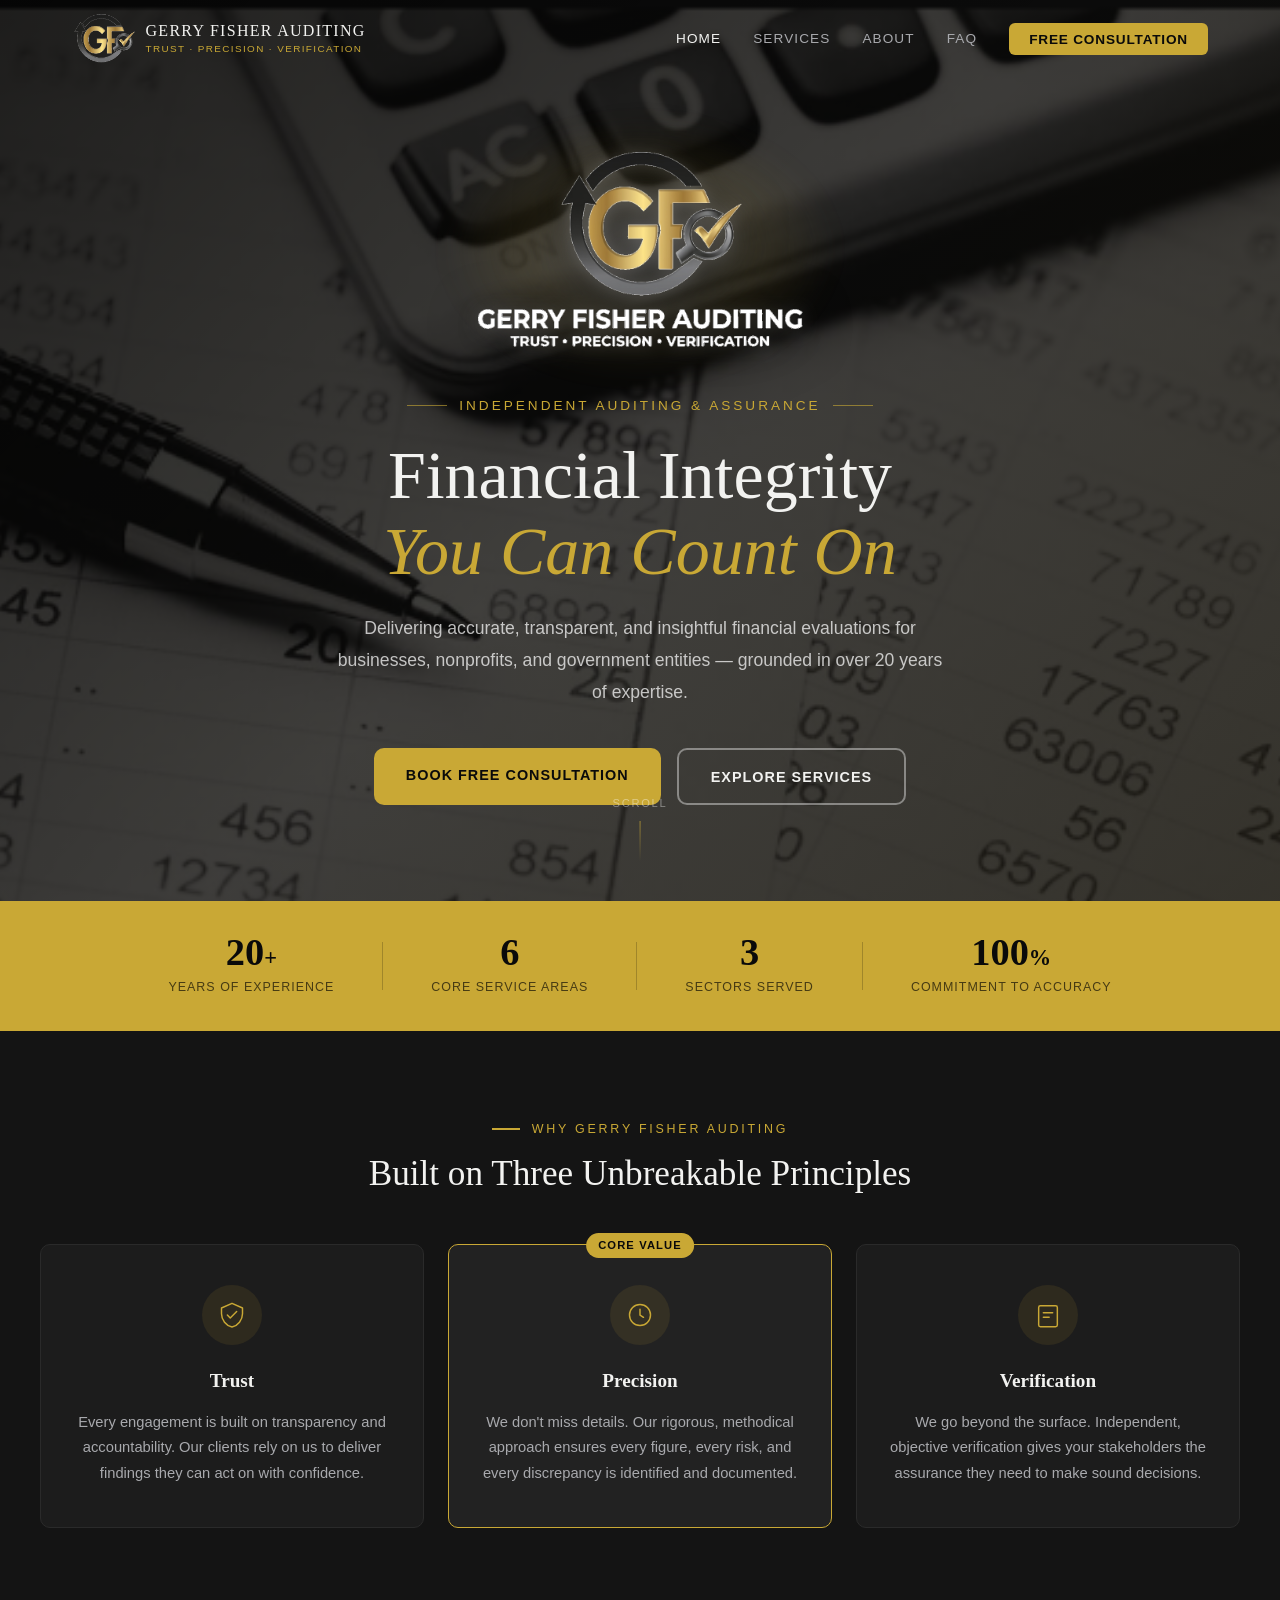
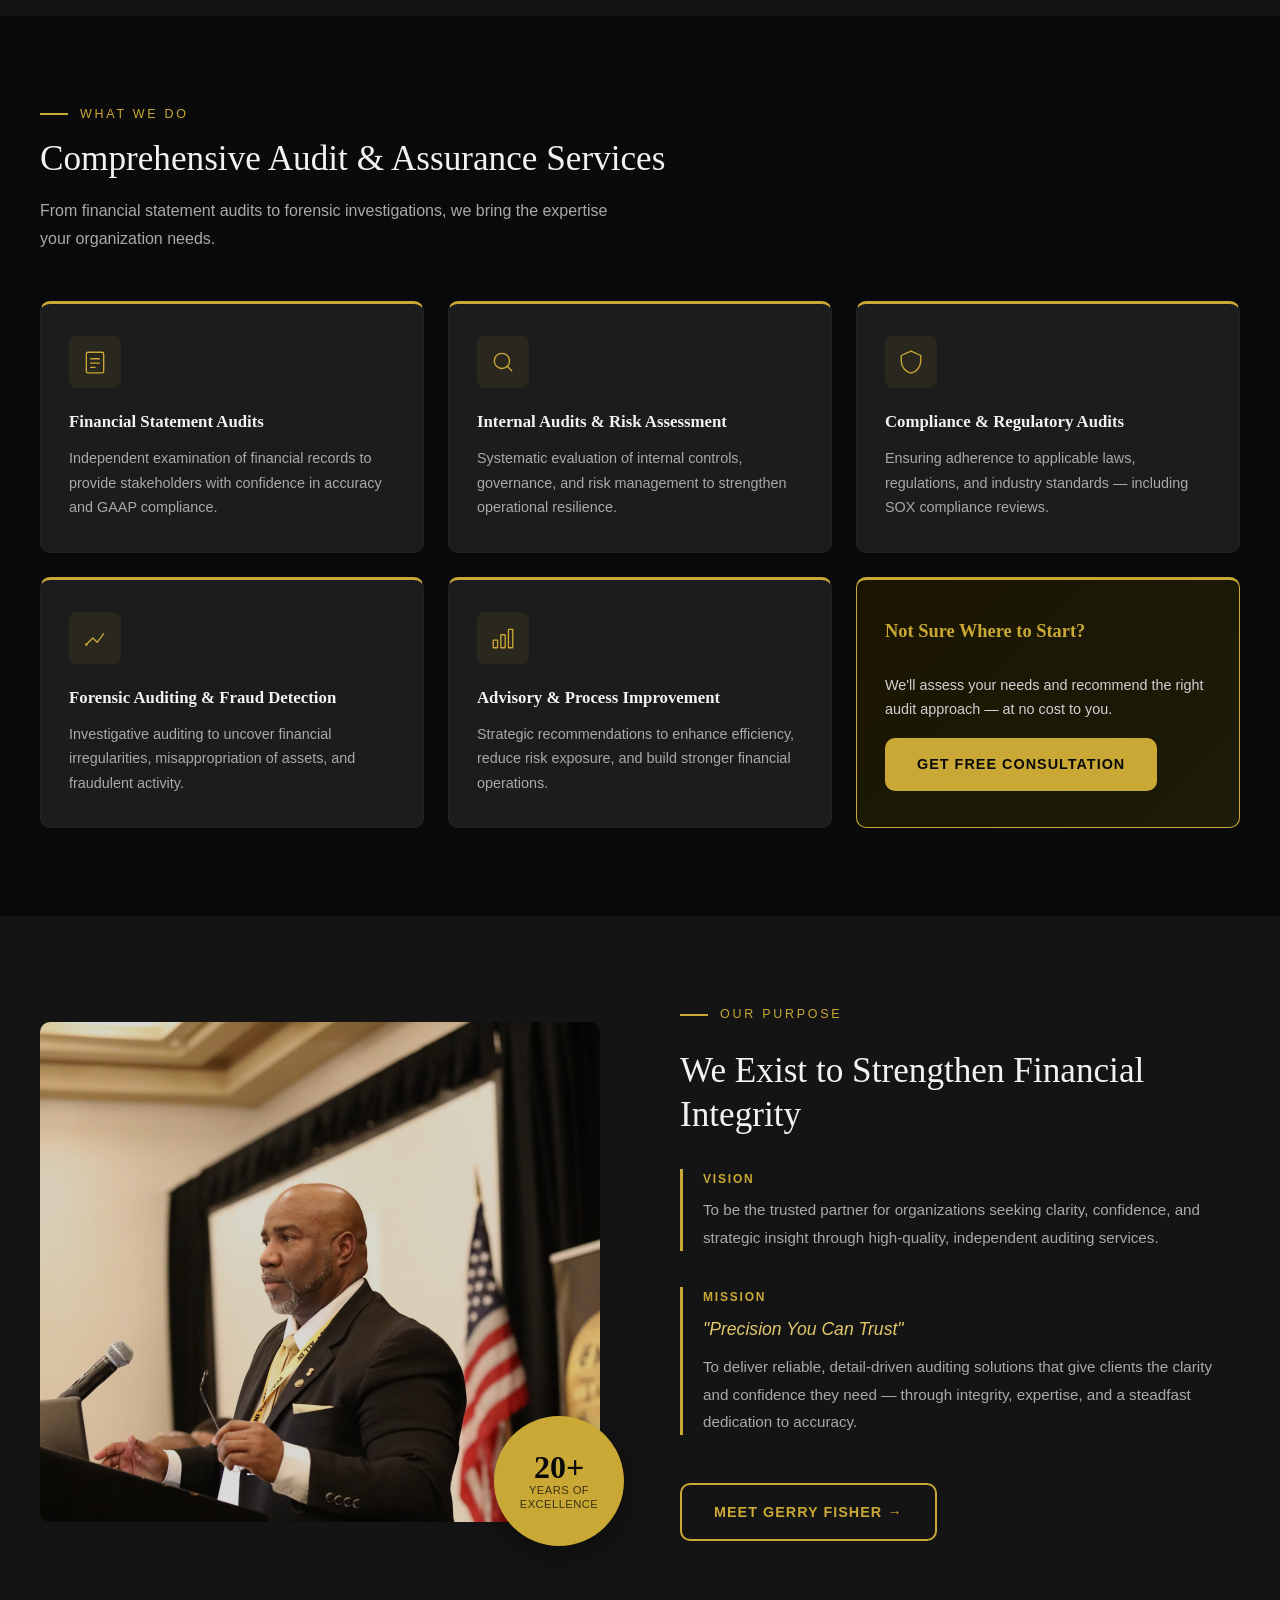
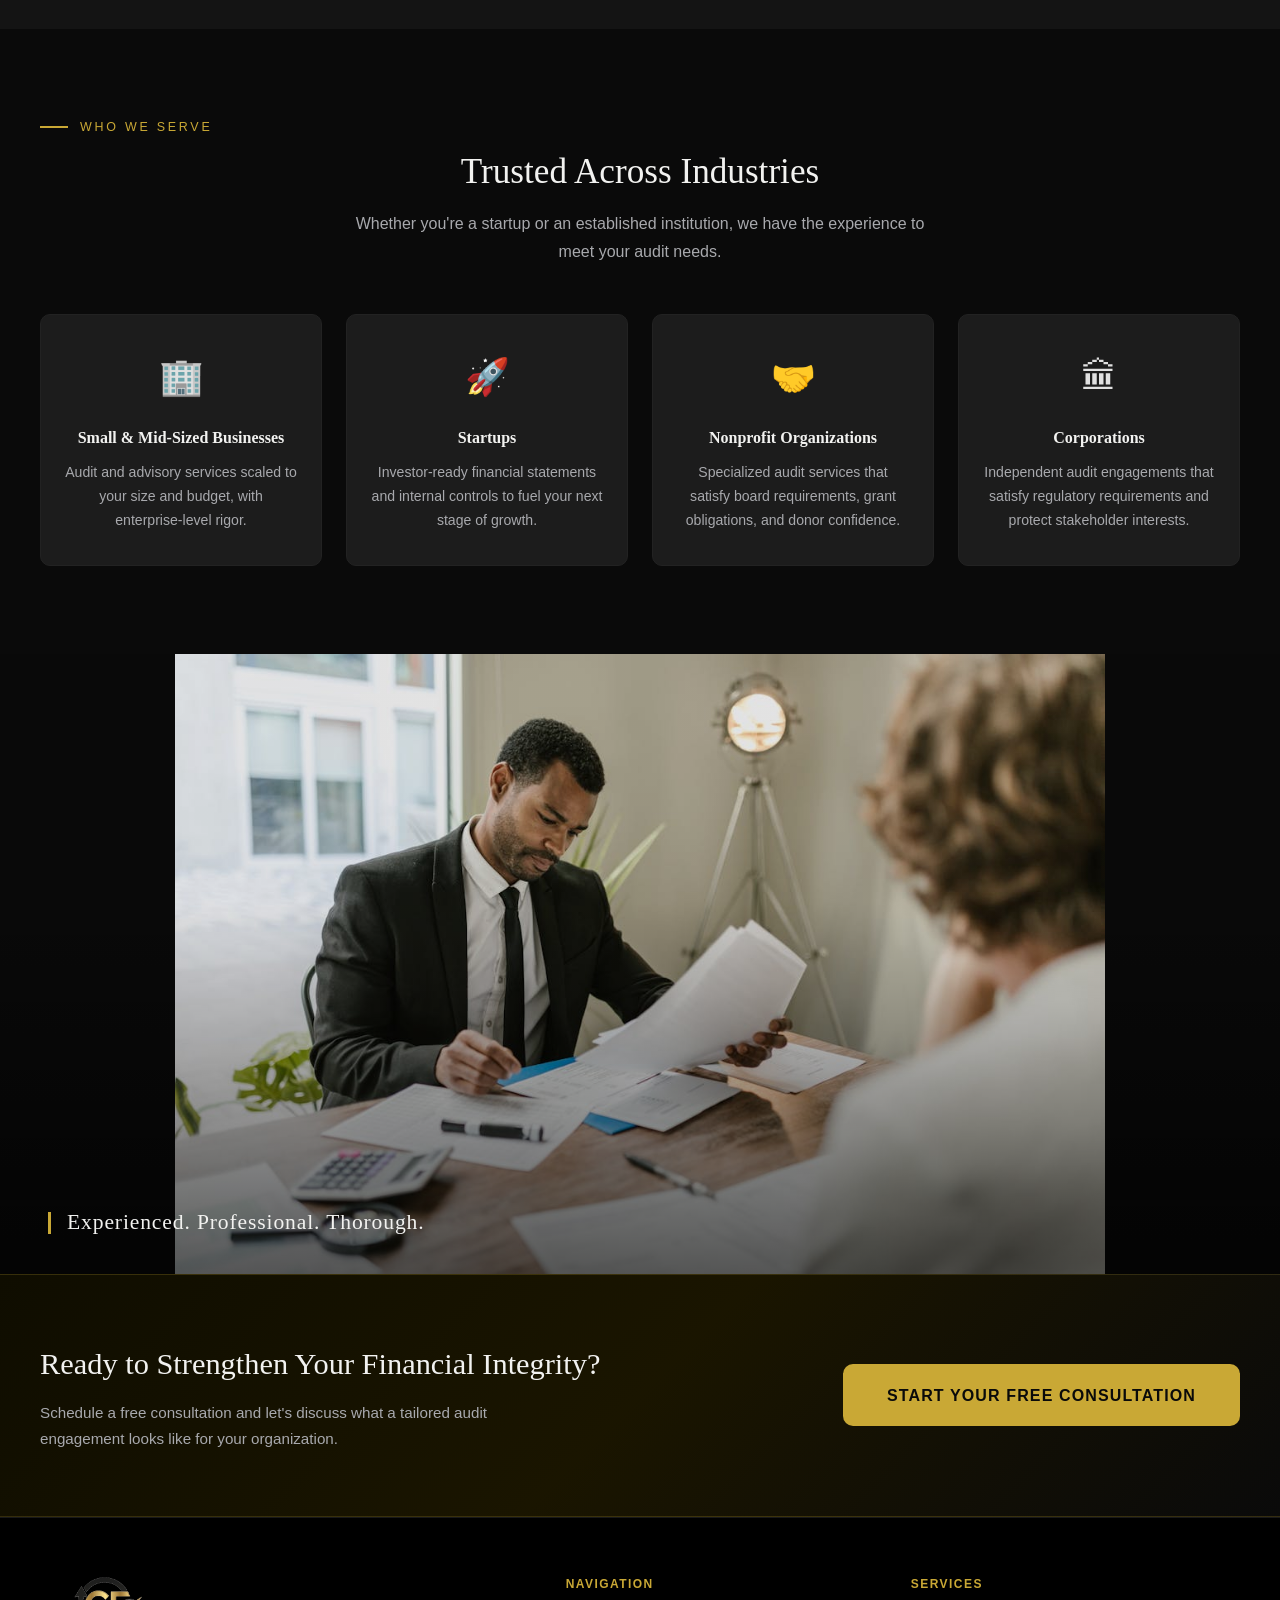
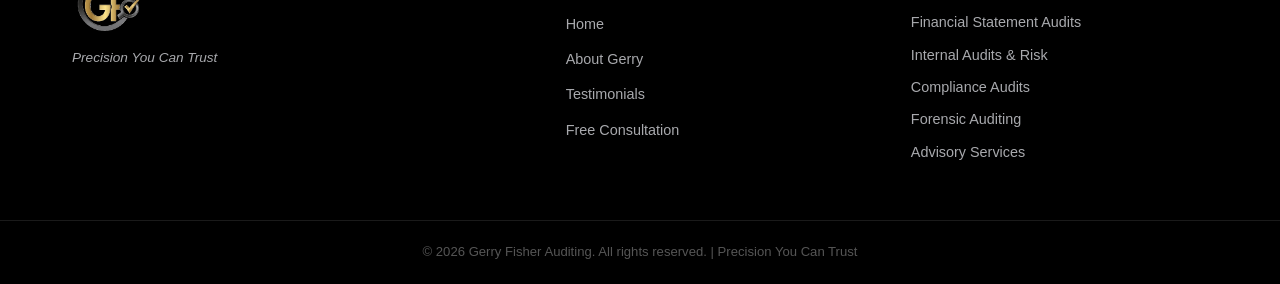
<file: index.html>
<!DOCTYPE html>
<html lang="en">
<head>
  <meta charset="UTF-8" />
  <meta name="viewport" content="width=device-width, initial-scale=1.0" />

  <!-- SEO -->
  <title>Gerry Fisher Auditing | Independent Auditing & Assurance Services</title>
  <meta name="description" content="Gerry Fisher Auditing delivers trusted financial statement audits, internal audits, forensic auditing, and compliance services. 20+ years of experience. Precision You Can Trust." />
  <meta name="keywords" content="auditing firm, financial audit, internal audit, forensic auditing, SOX compliance, nonprofit audit, independent auditor, Texas CPA, Gerry Fisher" />
  <meta name="author" content="Gerry Fisher Auditing" />
  <meta name="robots" content="index, follow" />

  <!-- Open Graph -->
  <meta property="og:title" content="Gerry Fisher Auditing | Precision You Can Trust" />
  <meta property="og:description" content="Independent auditing and assurance services grounded in 20+ years of experience. Financial integrity you can count on." />
  <meta property="og:type" content="website" />
  <meta property="og:image" content="logo.png" />

  <!-- Schema.org -->
  <script type="application/ld+json">
  {
    "@context": "https://schema.org",
    "@type": "ProfessionalService",
    "name": "Gerry Fisher Auditing",
    "description": "Independent auditing, assurance, and advisory services with 20+ years of experience.",
    "slogan": "Precision You Can Trust",
    "serviceType": "Auditing & Assurance"
  }
  </script>

  <link rel="stylesheet" href="style.css" />
</head>
<body>

  <!-- NAV -->
  <header id="site-header">
    <nav class="navbar">
      <a href="index.html" class="logo-link">
        <img src="logo.png" alt="Gerry Fisher Auditing" class="nav-logo" />
        <div class="nav-brand-text">Gerry Fisher Auditing<span>Trust &middot; Precision &middot; Verification</span></div>
      </a>
      <ul class="nav-links">
        <li><a href="index.html" class="active">Home</a></li>
        <li><a href="services.html">Services</a></li>
        <li><a href="bio.html">About</a></li>
        <li><a href="faq.html">FAQ</a></li>
        <li><a href="faq.html#consultation" class="nav-cta">Free Consultation</a></li>
      </ul>
      <button class="hamburger" aria-label="Toggle menu">&#9776;</button>
    </nav>
  </header>

  <!-- HERO -->
  <section class="hero" aria-label="Hero">
    <div class="hero-overlay"></div>
    <div class="hero-content">
      <div class="hero-logo-wrap">
        <img src="hero-logo.png" alt="Gerry Fisher Auditing" class="hero-logo" />
      </div>
      <p class="hero-eyebrow">Independent Auditing &amp; Assurance</p>
      <h1>Financial Integrity<br /><span class="hero-accent">You Can Count On</span></h1>
      <p class="hero-sub">Delivering accurate, transparent, and insightful financial evaluations for businesses, nonprofits, and government entities — grounded in over 20 years of expertise.</p>
      <div class="hero-ctas">
        <a href="faq.html#consultation" class="btn btn-primary">Book Free Consultation</a>
        <a href="#services" class="btn btn-outline">Explore Services</a>
      </div>
    </div>
    <div class="hero-scroll-hint">
      <span>Scroll</span>
      <div class="scroll-line"></div>
    </div>
  </section>

  <!-- STATS BAR -->
  <section class="stats-bar" aria-label="Key statistics">
    <div class="container stats-grid">
      <div class="stat-item">
        <span class="stat-num">20<span class="stat-plus">+</span></span>
        <span class="stat-label">Years of Experience</span>
      </div>
      <div class="stat-divider"></div>
      <div class="stat-item">
        <span class="stat-num">6</span>
        <span class="stat-label">Core Service Areas</span>
      </div>
      <div class="stat-divider"></div>
      <div class="stat-item">
        <span class="stat-num">3</span>
        <span class="stat-label">Sectors Served</span>
      </div>
      <div class="stat-divider"></div>
      <div class="stat-item">
        <span class="stat-num">100<span class="stat-plus">%</span></span>
        <span class="stat-label">Commitment to Accuracy</span>
      </div>
    </div>
  </section>

  <!-- VALUE PILLARS -->
  <section class="pillars section" aria-label="Core values">
    <div class="container">
      <p class="section-eyebrow">Why Gerry Fisher Auditing</p>
      <h2 class="section-title centered">Built on Three Unbreakable Principles</h2>
      <div class="pillars-grid">
        <div class="pillar-card">
          <div class="pillar-icon">
            <svg viewBox="0 0 48 48" fill="none" xmlns="http://www.w3.org/2000/svg">
              <path d="M24 4L6 12v10c0 10.5 7.7 20.3 18 22.7C34.3 42.3 42 32.5 42 22V12L24 4z" stroke="currentColor" stroke-width="2.5" stroke-linejoin="round"/>
              <path d="M16 24l5 5 11-11" stroke="currentColor" stroke-width="2.5" stroke-linecap="round" stroke-linejoin="round"/>
            </svg>
          </div>
          <h3>Trust</h3>
          <p>Every engagement is built on transparency and accountability. Our clients rely on us to deliver findings they can act on with confidence.</p>
        </div>
        <div class="pillar-card pillar-featured">
          <div class="pillar-icon">
            <svg viewBox="0 0 48 48" fill="none" xmlns="http://www.w3.org/2000/svg">
              <circle cx="24" cy="24" r="18" stroke="currentColor" stroke-width="2.5"/>
              <path d="M24 14v10l6 4" stroke="currentColor" stroke-width="2.5" stroke-linecap="round"/>
            </svg>
          </div>
          <h3>Precision</h3>
          <p>We don't miss details. Our rigorous, methodical approach ensures every figure, every risk, and every discrepancy is identified and documented.</p>
        </div>
        <div class="pillar-card">
          <div class="pillar-icon">
            <svg viewBox="0 0 48 48" fill="none" xmlns="http://www.w3.org/2000/svg">
              <rect x="8" y="8" width="32" height="36" rx="3" stroke="currentColor" stroke-width="2.5"/>
              <path d="M16 20h16M16 28h10" stroke="currentColor" stroke-width="2.5" stroke-linecap="round"/>
            </svg>
          </div>
          <h3>Verification</h3>
          <p>We go beyond the surface. Independent, objective verification gives your stakeholders the assurance they need to make sound decisions.</p>
        </div>
      </div>
    </div>
  </section>

  <!-- SERVICES -->
  <section id="services" class="services section" aria-label="Services">
    <div class="container">
      <p class="section-eyebrow">What We Do</p>
      <h2 class="section-title">Comprehensive Audit &amp; Assurance Services</h2>
      <p class="section-sub">From financial statement audits to forensic investigations, we bring the expertise your organization needs.</p>
      <div class="services-grid">

        <div class="service-card">
          <div class="service-icon">
            <svg viewBox="0 0 48 48" fill="none" xmlns="http://www.w3.org/2000/svg">
              <rect x="8" y="6" width="32" height="38" rx="3" stroke="currentColor" stroke-width="2.5"/>
              <path d="M16 18h16M16 26h16M16 34h8" stroke="currentColor" stroke-width="2.5" stroke-linecap="round"/>
            </svg>
          </div>
          <h3>Financial Statement Audits</h3>
          <p>Independent examination of financial records to provide stakeholders with confidence in accuracy and GAAP compliance.</p>
        </div>

        <div class="service-card">
          <div class="service-icon">
            <svg viewBox="0 0 48 48" fill="none" xmlns="http://www.w3.org/2000/svg">
              <circle cx="22" cy="22" r="14" stroke="currentColor" stroke-width="2.5"/>
              <path d="M32 32l8 8" stroke="currentColor" stroke-width="2.5" stroke-linecap="round"/>
            </svg>
          </div>
          <h3>Internal Audits &amp; Risk Assessment</h3>
          <p>Systematic evaluation of internal controls, governance, and risk management to strengthen operational resilience.</p>
        </div>

        <div class="service-card">
          <div class="service-icon">
            <svg viewBox="0 0 48 48" fill="none" xmlns="http://www.w3.org/2000/svg">
              <path d="M24 4L6 12v10c0 10.5 7.7 20.3 18 22.7C34.3 42.3 42 32.5 42 22V12L24 4z" stroke="currentColor" stroke-width="2.5" stroke-linejoin="round"/>
            </svg>
          </div>
          <h3>Compliance &amp; Regulatory Audits</h3>
          <p>Ensuring adherence to applicable laws, regulations, and industry standards — including SOX compliance reviews.</p>
        </div>

        <div class="service-card">
          <div class="service-icon">
            <svg viewBox="0 0 48 48" fill="none" xmlns="http://www.w3.org/2000/svg">
              <path d="M8 36L20 24l8 8L40 16" stroke="currentColor" stroke-width="2.5" stroke-linecap="round" stroke-linejoin="round"/>
              <circle cx="8" cy="36" r="2.5" fill="currentColor"/>
            </svg>
          </div>
          <h3>Forensic Auditing &amp; Fraud Detection</h3>
          <p>Investigative auditing to uncover financial irregularities, misappropriation of assets, and fraudulent activity.</p>
        </div>

        <div class="service-card">
          <div class="service-icon">
            <svg viewBox="0 0 48 48" fill="none" xmlns="http://www.w3.org/2000/svg">
              <rect x="6" y="28" width="8" height="14" rx="1" stroke="currentColor" stroke-width="2.5"/>
              <rect x="20" y="18" width="8" height="24" rx="1" stroke="currentColor" stroke-width="2.5"/>
              <rect x="34" y="8" width="8" height="34" rx="1" stroke="currentColor" stroke-width="2.5"/>
            </svg>
          </div>
          <h3>Advisory &amp; Process Improvement</h3>
          <p>Strategic recommendations to enhance efficiency, reduce risk exposure, and build stronger financial operations.</p>
        </div>

        <div class="service-card service-card-cta">
          <h3>Not Sure Where to Start?</h3>
          <p>We'll assess your needs and recommend the right audit approach — at no cost to you.</p>
          <a href="faq.html#consultation" class="btn btn-primary">Get Free Consultation</a>
        </div>

      </div>
    </div>
  </section>

  <!-- DUAL IMAGE + MISSION SECTION -->
  <section class="mission-section section" aria-label="Mission">
    <div class="container mission-grid">
      <div class="mission-image-wrap">
        <img src="photo4final.jpg" alt="Gerry Fisher presenting audit findings" class="mission-img" />
        <div class="mission-badge">
          <span class="badge-num">20+</span>
          <span class="badge-txt">Years of<br/>Excellence</span>
        </div>
      </div>
      <div class="mission-content">
        <p class="section-eyebrow">Our Purpose</p>
        <h2 class="section-title">We Exist to Strengthen Financial Integrity</h2>

        <div class="vm-block">
          <h3 class="vm-label">Vision</h3>
          <p>To be the trusted partner for organizations seeking clarity, confidence, and strategic insight through high-quality, independent auditing services.</p>
        </div>

        <div class="vm-block">
          <h3 class="vm-label">Mission</h3>
          <p class="mission-quote">"Precision You Can Trust"</p>
          <p>To deliver reliable, detail-driven auditing solutions that give clients the clarity and confidence they need — through integrity, expertise, and a steadfast dedication to accuracy.</p>
        </div>

        <a href="bio.html" class="btn btn-outline-gold">Meet Gerry Fisher &rarr;</a>
      </div>
    </div>
  </section>

  <!-- WHO WE SERVE -->
  <section class="market-section section" aria-label="Who we serve">
    <div class="container">
      <p class="section-eyebrow">Who We Serve</p>
      <h2 class="section-title centered">Trusted Across Industries</h2>
      <p class="section-sub centered">Whether you're a startup or an established institution, we have the experience to meet your audit needs.</p>
      <div class="market-grid">
        <div class="market-card">
          <div class="market-icon">&#127970;</div>
          <h3>Small &amp; Mid-Sized Businesses</h3>
          <p>Audit and advisory services scaled to your size and budget, with enterprise-level rigor.</p>
        </div>
        <div class="market-card">
          <div class="market-icon">&#128640;</div>
          <h3>Startups</h3>
          <p>Investor-ready financial statements and internal controls to fuel your next stage of growth.</p>
        </div>
        <div class="market-card">
          <div class="market-icon">&#129309;</div>
          <h3>Nonprofit Organizations</h3>
          <p>Specialized audit services that satisfy board requirements, grant obligations, and donor confidence.</p>
        </div>
        <div class="market-card">
          <div class="market-icon">&#127963;</div>
          <h3>Corporations</h3>
          <p>Independent audit engagements that satisfy regulatory requirements and protect stakeholder interests.</p>
        </div>
      </div>
    </div>
  </section>

  <!-- FEATURE PHOTO -->
  <section class="feature-photo-section" aria-label="In the field">
    <div class="feature-photo-wrap">
      <img src="office2.jpg" alt="Auditor reviewing financial documents with client" loading="lazy" class="feature-photo" />
      <div class="feature-photo-overlay">
        <p class="feature-photo-caption">Experienced. Professional. Thorough.</p>
      </div>
    </div>
  </section>

  <!-- CTA STRIP -->
  <section class="cta-strip" aria-label="Call to action">
    <div class="container cta-strip-inner">
      <div>
        <h2>Ready to Strengthen Your Financial Integrity?</h2>
        <p>Schedule a free consultation and let's discuss what a tailored audit engagement looks like for your organization.</p>
      </div>
      <a href="faq.html#consultation" class="btn btn-primary btn-large">Start Your Free Consultation</a>
    </div>
  </section>

  <!-- FOOTER -->
  <footer>
    <div class="container footer-grid">
      <div class="footer-brand">
        <img src="logo.png" alt="Gerry Fisher Auditing" class="footer-logo" />
        <p>Precision You Can Trust</p>
      </div>
      <div class="footer-links">
        <h4>Navigation</h4>
        <ul>
          <li><a href="index.html">Home</a></li>
          <li><a href="bio.html">About Gerry</a></li>
          <li><a href="faq.html">Testimonials</a></li>
          <li><a href="faq.html#consultation">Free Consultation</a></li>
        </ul>
      </div>
      <div class="footer-services">
        <h4>Services</h4>
        <ul>
          <li>Financial Statement Audits</li>
          <li>Internal Audits &amp; Risk</li>
          <li>Compliance Audits</li>
          <li>Forensic Auditing</li>
          <li>Advisory Services</li>
        </ul>
      </div>
    </div>
    <div class="footer-bottom">
      <p>&copy; <span id="year"></span> Gerry Fisher Auditing. All rights reserved. | Precision You Can Trust</p>
    </div>
  </footer>

  <script src="script.js"></script>
</body>
</html>
</file>
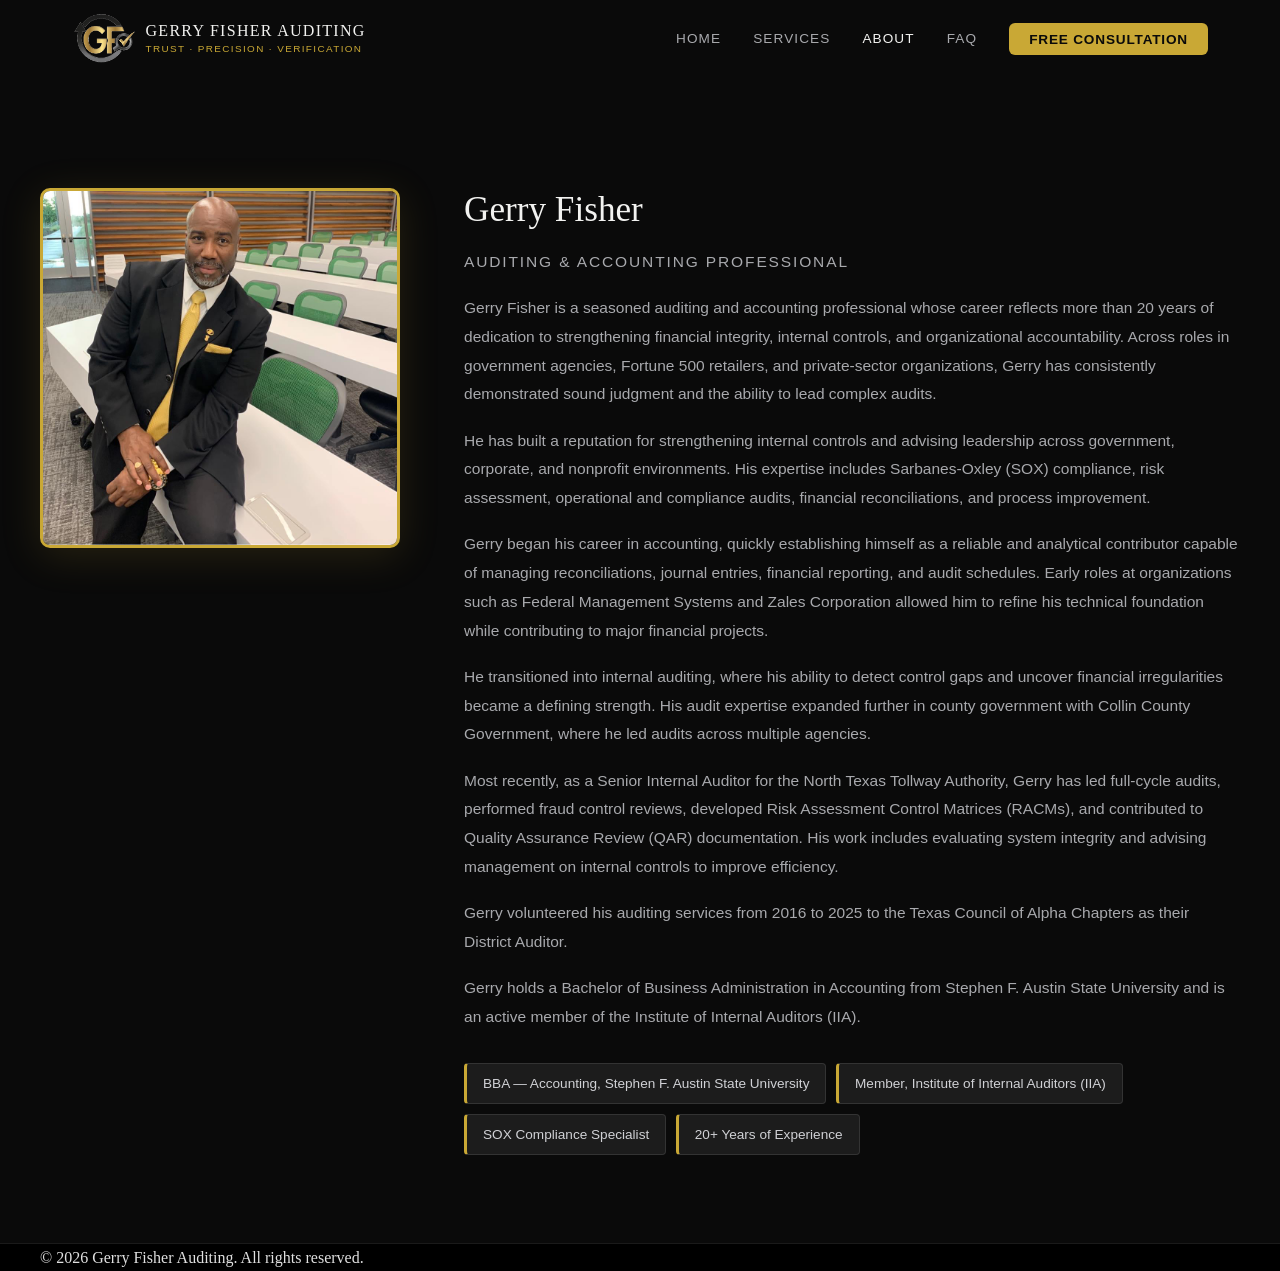
<file: bio.html>
<!DOCTYPE html>
<html lang="en">
<head>
  <meta charset="UTF-8" />
  <meta name="viewport" content="width=device-width, initial-scale=1.0" />
  <title>Bio | Gerry Fisher Auditing</title>
  <link rel="stylesheet" href="style.css" />
</head>
<body>

  <!-- NAV -->
  <header>
    <nav class="navbar">
      <a href="index.html" class="logo-link">
        <img src="logo.png" alt="Gerry Fisher Auditing" class="nav-logo" />
        <div class="nav-brand-text">Gerry Fisher Auditing<span>Trust &middot; Precision &middot; Verification</span></div>
      </a>
      <ul class="nav-links">
        <li><a href="index.html">Home</a></li>
        <li><a href="services.html">Services</a></li>
        <li><a href="bio.html" class="active">About</a></li>
        <li><a href="faq.html">FAQ</a></li>
        <li><a href="faq.html#consultation" class="nav-cta">Free Consultation</a></li>
      </ul>
      <button class="hamburger" aria-label="Toggle menu">&#9776;</button>
    </nav>
  </header>

  <!-- BIO -->
  <section class="section bio-section">
    <div class="container bio-grid">

      <div class="bio-photo-wrap">
        <img src="photo1.jpg" alt="Gerry Fisher" class="bio-photo" />
      </div>

      <div class="bio-text">
        <h1 class="section-title">Gerry Fisher</h1>
        <p class="bio-subtitle">Auditing &amp; Accounting Professional</p>

        <p>Gerry Fisher is a seasoned auditing and accounting professional whose career reflects more than 20 years of dedication to strengthening financial integrity, internal controls, and organizational accountability. Across roles in government agencies, Fortune 500 retailers, and private-sector organizations, Gerry has consistently demonstrated sound judgment and the ability to lead complex audits.</p>

        <p>He has built a reputation for strengthening internal controls and advising leadership across government, corporate, and nonprofit environments. His expertise includes Sarbanes-Oxley (SOX) compliance, risk assessment, operational and compliance audits, financial reconciliations, and process improvement.</p>

        <p>Gerry began his career in accounting, quickly establishing himself as a reliable and analytical contributor capable of managing reconciliations, journal entries, financial reporting, and audit schedules. Early roles at organizations such as Federal Management Systems and Zales Corporation allowed him to refine his technical foundation while contributing to major financial projects.</p>

        <p>He transitioned into internal auditing, where his ability to detect control gaps and uncover financial irregularities became a defining strength. His audit expertise expanded further in county government with Collin County Government, where he led audits across multiple agencies.</p>

        <p>Most recently, as a Senior Internal Auditor for the North Texas Tollway Authority, Gerry has led full-cycle audits, performed fraud control reviews, developed Risk Assessment Control Matrices (RACMs), and contributed to Quality Assurance Review (QAR) documentation. His work includes evaluating system integrity and advising management on internal controls to improve efficiency.</p>

        <p>Gerry volunteered his auditing services from 2016 to 2025 to the Texas Council of Alpha Chapters as their District Auditor.</p>

        <p>Gerry holds a Bachelor of Business Administration in Accounting from Stephen F. Austin State University and is an active member of the Institute of Internal Auditors (IIA).</p>

        <div class="bio-credentials">
          <span class="credential">BBA — Accounting, Stephen F. Austin State University</span>
          <span class="credential">Member, Institute of Internal Auditors (IIA)</span>
          <span class="credential">SOX Compliance Specialist</span>
          <span class="credential">20+ Years of Experience</span>
        </div>
      </div>

    </div>
  </section>

  <!-- FOOTER -->
  <footer>
    <div class="container">
      <p>&copy; <span id="year"></span> Gerry Fisher Auditing. All rights reserved.</p>
    </div>
  </footer>

  <script src="script.js"></script>
</body>
</html>
</file>
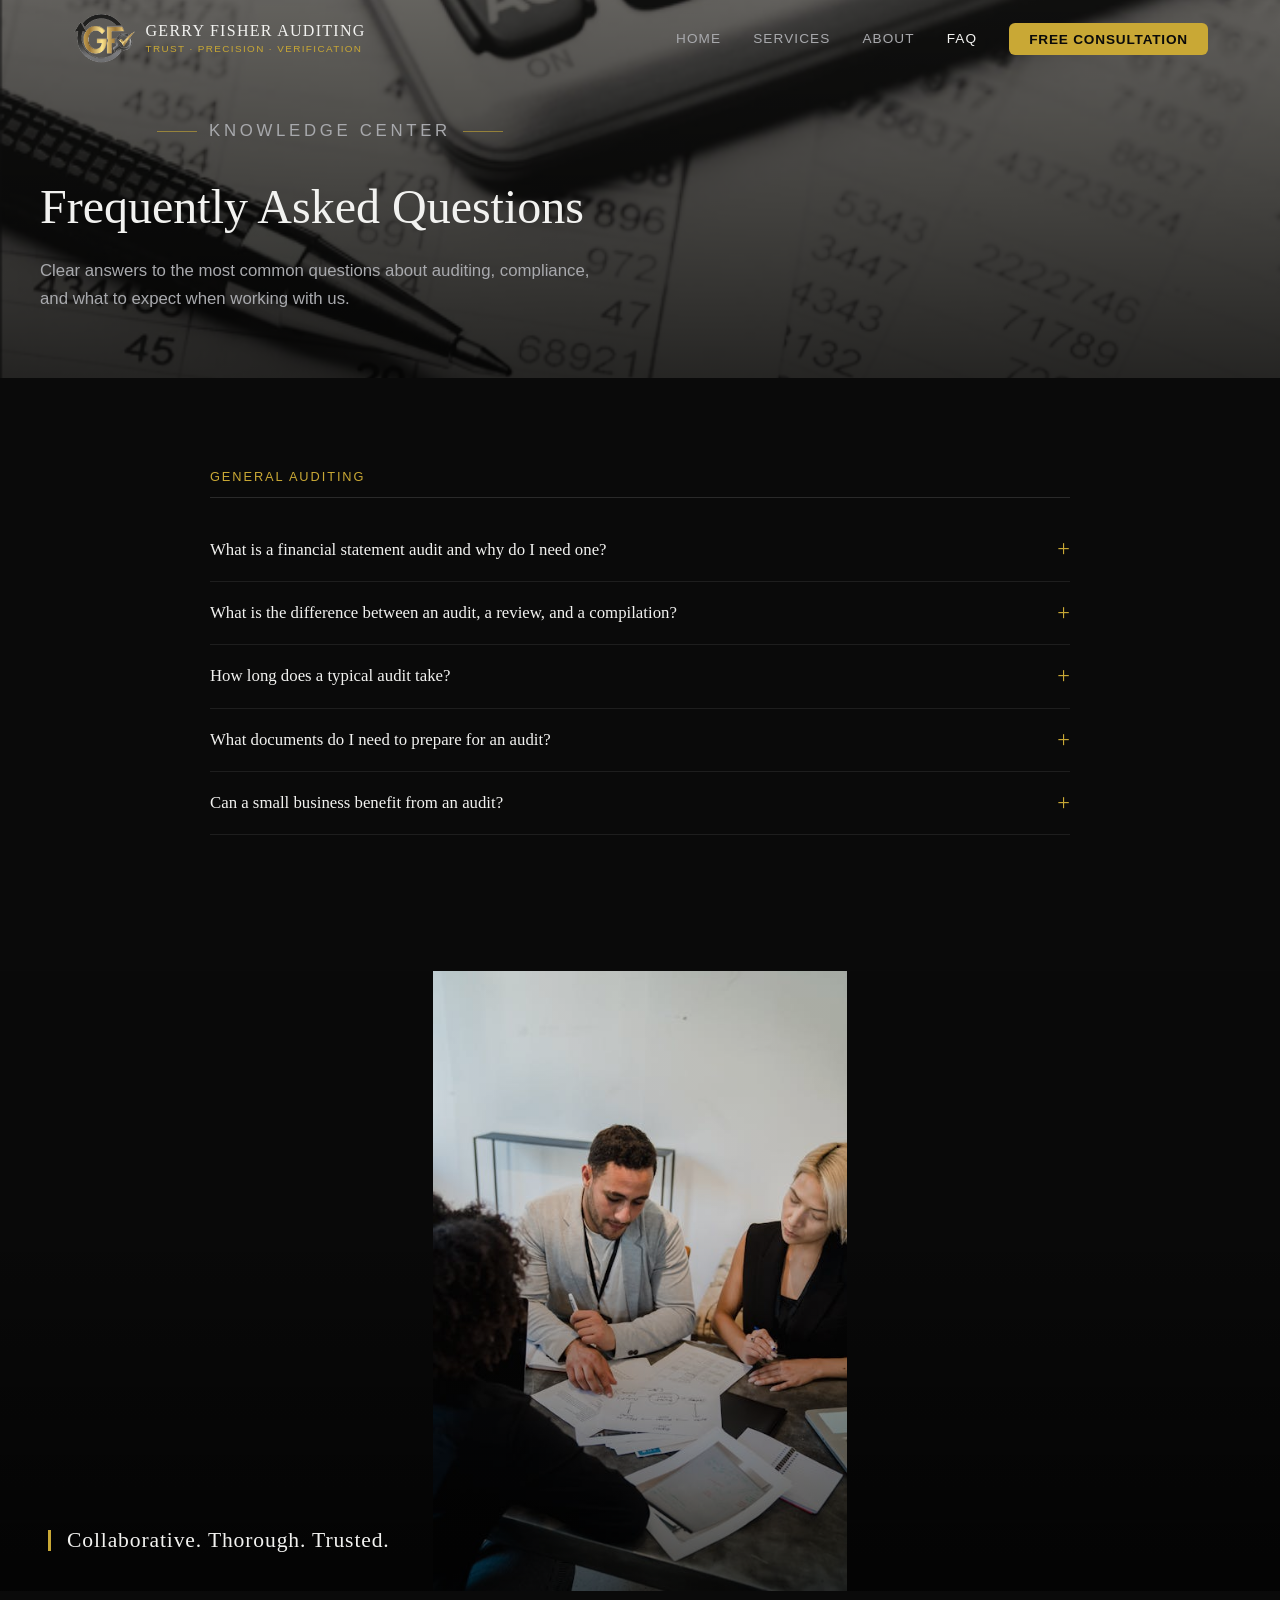
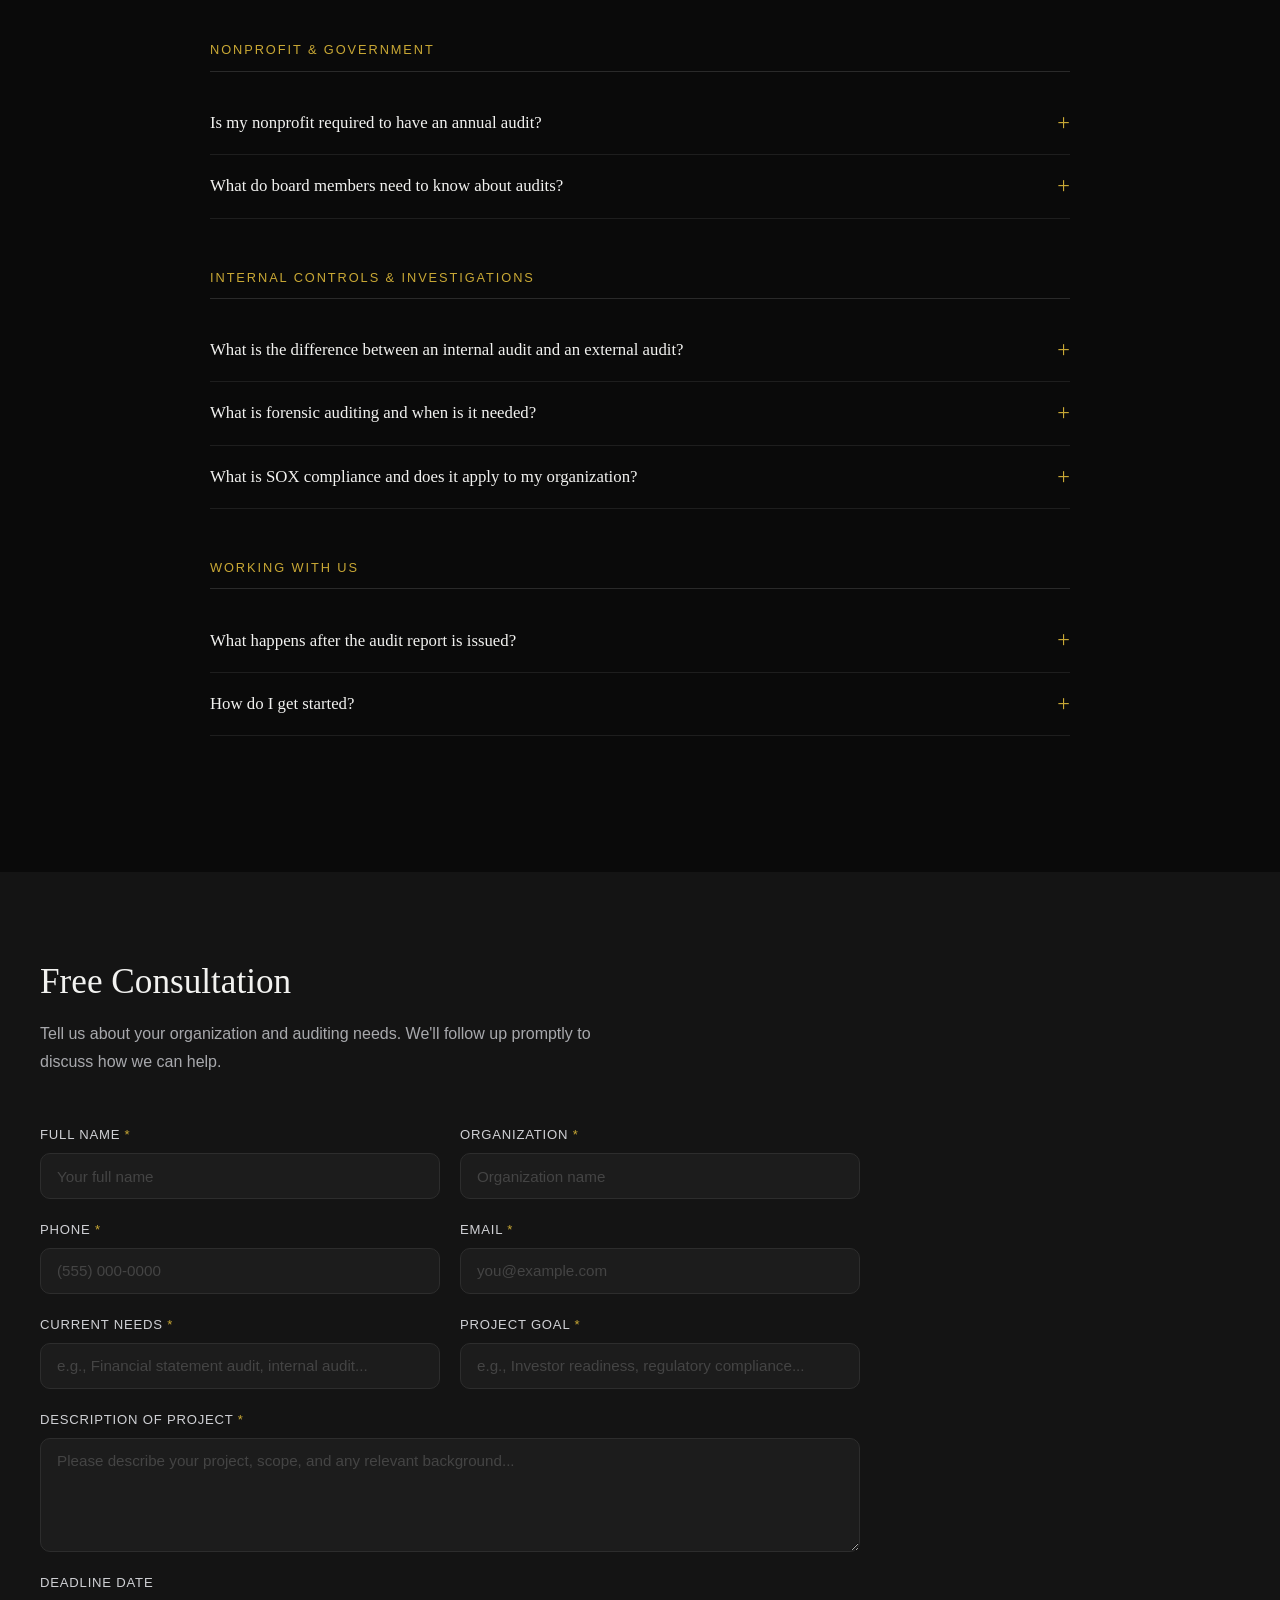
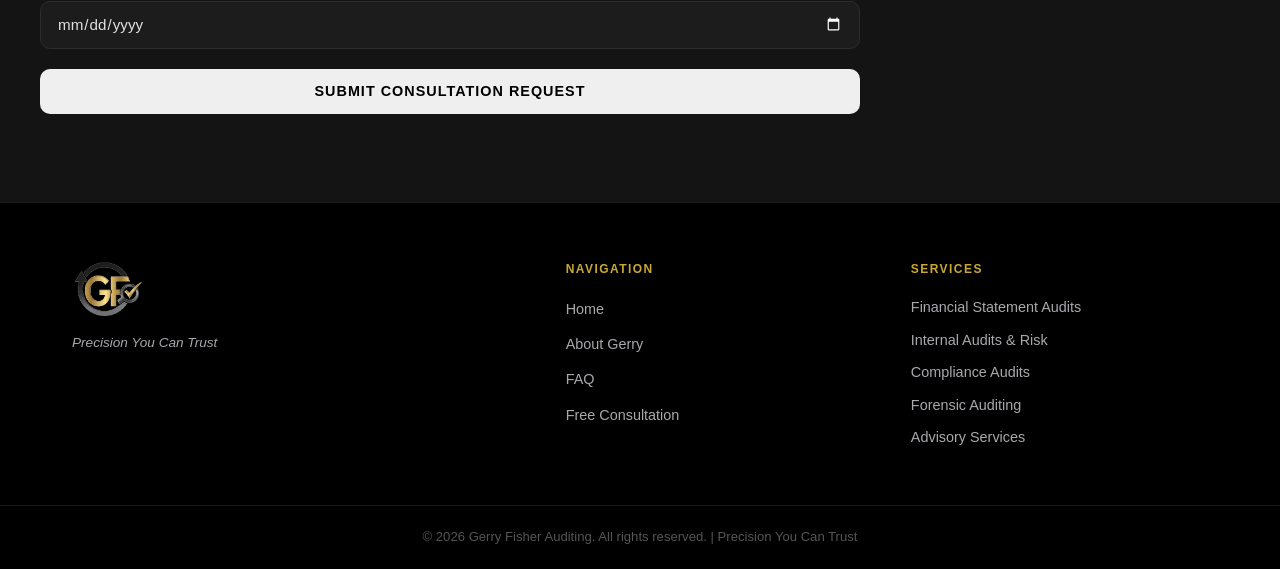
<file: faq.html>
<!DOCTYPE html>
<html lang="en">
<head>
  <meta charset="UTF-8" />
  <meta name="viewport" content="width=device-width, initial-scale=1.0" />

  <!-- SEO -->
  <title>Auditing FAQ | Gerry Fisher Auditing</title>
  <meta name="description" content="Get answers to common questions about financial statement audits, internal audits, nonprofit auditing, forensic investigations, and SOX compliance from Gerry Fisher Auditing." />
  <meta name="keywords" content="auditing FAQ, what is a financial audit, nonprofit audit requirements, how long does an audit take, internal audit vs external audit, forensic audit, SOX compliance, Gerry Fisher Auditing" />
  <meta name="author" content="Gerry Fisher Auditing" />
  <meta name="robots" content="index, follow" />

  <!-- Open Graph -->
  <meta property="og:title" content="Auditing FAQ | Gerry Fisher Auditing" />
  <meta property="og:description" content="Answers to your most common questions about audits, compliance, forensic investigations, and more." />
  <meta property="og:type" content="website" />

  <!-- Schema.org FAQ -->
  <script type="application/ld+json">
  {
    "@context": "https://schema.org",
    "@type": "FAQPage",
    "mainEntity": [
      {
        "@type": "Question",
        "name": "What is a financial statement audit and why do I need one?",
        "acceptedAnswer": {
          "@type": "Answer",
          "text": "A financial statement audit is an independent examination of an organization's financial records conducted by a licensed auditor. The auditor evaluates whether the financial statements are presented fairly and in accordance with GAAP. Organizations need audits to satisfy board requirements, secure financing, meet grant obligations, satisfy regulatory requirements, or build stakeholder confidence."
        }
      },
      {
        "@type": "Question",
        "name": "What is the difference between an audit, a review, and a compilation?",
        "acceptedAnswer": {
          "@type": "Answer",
          "text": "An audit provides the highest level of assurance through independent testing, verification, and evidence gathering. A review provides limited assurance through analytical procedures and inquiry — no physical testing of records. A compilation simply organizes financial data into statements with no assurance whatsoever. Audits are required by lenders, grantors, and many regulatory bodies when high confidence is needed."
        }
      },
      {
        "@type": "Question",
        "name": "How long does a typical audit take?",
        "acceptedAnswer": {
          "@type": "Answer",
          "text": "Most audits take between 4 and 12 weeks from fieldwork start to final report, depending on the size and complexity of the organization, the quality of the client's records, and the scope of the engagement. Well-prepared organizations with clean documentation move significantly faster."
        }
      },
      {
        "@type": "Question",
        "name": "Is my nonprofit required to have an annual audit?",
        "acceptedAnswer": {
          "@type": "Answer",
          "text": "Many nonprofits are required to undergo annual audits. Federal requirements under the Uniform Guidance (Single Audit) apply to nonprofits that expend $750,000 or more in federal awards in a fiscal year. State laws vary — many states require audits when a nonprofit's revenue exceeds a certain threshold. Additionally, major grantors and foundations often require audited financials as a condition of funding."
        }
      },
      {
        "@type": "Question",
        "name": "What is the difference between an internal audit and an external audit?",
        "acceptedAnswer": {
          "@type": "Answer",
          "text": "An external audit is conducted by an independent, third-party auditor to provide assurance to outside stakeholders such as boards, investors, and regulators. An internal audit is performed to evaluate an organization's own internal controls, operational efficiency, and risk management — typically for management's benefit. Gerry Fisher Auditing provides both external financial statement audits and independent internal audit services."
        }
      },
      {
        "@type": "Question",
        "name": "What is forensic auditing and when is it needed?",
        "acceptedAnswer": {
          "@type": "Answer",
          "text": "Forensic auditing is an investigative process used to detect fraud, embezzlement, financial misstatement, or other financial misconduct. It's needed when there are red flags such as unexplained discrepancies, missing funds, allegations from employees, or unusual financial patterns. Forensic audit findings are often prepared to withstand legal scrutiny and can be used in litigation or regulatory proceedings."
        }
      },
      {
        "@type": "Question",
        "name": "What is SOX compliance and does it apply to my business?",
        "acceptedAnswer": {
          "@type": "Answer",
          "text": "The Sarbanes-Oxley Act (SOX) was enacted to protect shareholders and the public from fraudulent financial practices by corporations. SOX formally applies to publicly traded companies, but its internal control frameworks and best practices are widely adopted by private companies, nonprofits, and government entities seeking stronger governance. SOX compliance reviews evaluate whether appropriate financial controls are in place."
        }
      },
      {
        "@type": "Question",
        "name": "What documents do I need to prepare for an audit?",
        "acceptedAnswer": {
          "@type": "Answer",
          "text": "Common documents include: general ledger and trial balance, bank statements and reconciliations, accounts receivable and payable aging reports, payroll records, fixed asset schedules, board meeting minutes, contracts and agreements, prior-year audit reports, and tax filings. We provide a detailed client request list at the start of every engagement to make preparation straightforward."
        }
      },
      {
        "@type": "Question",
        "name": "Can a small business benefit from an audit?",
        "acceptedAnswer": {
          "@type": "Answer",
          "text": "Absolutely. Audits benefit small businesses by strengthening internal controls, detecting irregularities early, building credibility with lenders and investors, and providing a clear financial picture for strategic decisions. Many small businesses pursue audits proactively before seeking financing, entering partnerships, or preparing for acquisition."
        }
      },
      {
        "@type": "Question",
        "name": "What happens after the audit report is issued?",
        "acceptedAnswer": {
          "@type": "Answer",
          "text": "After issuing the audit report, we provide a management letter outlining any control weaknesses, findings, and recommendations for improvement. We walk leadership and the board through the results, answer questions, and help prioritize corrective actions. Our goal is not just to deliver a report, but to ensure the findings drive meaningful improvement."
        }
      }
    ]
  }
  </script>

  <link rel="stylesheet" href="style.css" />
</head>
<body>

  <!-- NAV -->
  <header id="site-header">
    <nav class="navbar">
      <a href="index.html" class="logo-link">
        <img src="logo.png" alt="Gerry Fisher Auditing" class="nav-logo" />
        <div class="nav-brand-text">Gerry Fisher Auditing<span>Trust &middot; Precision &middot; Verification</span></div>
      </a>
      <ul class="nav-links">
        <li><a href="index.html">Home</a></li>
        <li><a href="services.html">Services</a></li>
        <li><a href="bio.html">About</a></li>
        <li><a href="faq.html" class="active">FAQ</a></li>
        <li><a href="faq.html#consultation" class="nav-cta">Free Consultation</a></li>
      </ul>
      <button class="hamburger" aria-label="Toggle menu">&#9776;</button>
    </nav>
  </header>

  <!-- PAGE HERO -->
  <section class="page-hero">
    <div class="page-hero-overlay"></div>
    <div class="page-hero-content">
      <p class="hero-eyebrow">Knowledge Center</p>
      <h1>Frequently Asked Questions</h1>
      <p>Clear answers to the most common questions about auditing, compliance, and what to expect when working with us.</p>
    </div>
  </section>

  <!-- FAQ SECTION -->
  <section class="section faq-section">
    <div class="container faq-container">

      <div class="faq-group">
        <h2 class="faq-group-title">General Auditing</h2>

        <div class="faq-item">
          <button class="faq-question" aria-expanded="false">
            What is a financial statement audit and why do I need one?
            <span class="faq-icon">+</span>
          </button>
          <div class="faq-answer">
            <p>A financial statement audit is an independent examination of an organization's financial records by a licensed auditor. We evaluate whether your financial statements are presented fairly and in accordance with Generally Accepted Accounting Principles (GAAP).</p>
            <p>Organizations seek audits to satisfy board requirements, secure financing, meet grant obligations, fulfill regulatory mandates, or simply build stakeholder confidence. An audit is the gold standard of financial assurance.</p>
          </div>
        </div>

        <div class="faq-item">
          <button class="faq-question" aria-expanded="false">
            What is the difference between an audit, a review, and a compilation?
            <span class="faq-icon">+</span>
          </button>
          <div class="faq-answer">
            <p><strong>Audit:</strong> Highest level of assurance. Involves independent testing, physical verification of records, confirmations, and substantive procedures. Required by lenders, grantors, and most regulatory bodies.</p>
            <p><strong>Review:</strong> Limited assurance through analytical procedures and inquiry — no physical testing of transactions.</p>
            <p><strong>Compilation:</strong> The auditor organizes financial data into statements. No assurance is provided.</p>
            <p>When confidence and credibility matter most, an audit is the appropriate choice.</p>
          </div>
        </div>

        <div class="faq-item">
          <button class="faq-question" aria-expanded="false">
            How long does a typical audit take?
            <span class="faq-icon">+</span>
          </button>
          <div class="faq-answer">
            <p>Most audits take between 4 and 12 weeks from the start of fieldwork to the issuance of the final report. The timeline depends on:</p>
            <ul>
              <li>The size and complexity of your organization</li>
              <li>The quality and organization of your financial records</li>
              <li>The scope of the engagement</li>
              <li>Responsiveness to information requests</li>
            </ul>
            <p>Organizations that arrive well-prepared move significantly faster. We provide a detailed client request list before fieldwork begins to help you get ready.</p>
          </div>
        </div>

        <div class="faq-item">
          <button class="faq-question" aria-expanded="false">
            What documents do I need to prepare for an audit?
            <span class="faq-icon">+</span>
          </button>
          <div class="faq-answer">
            <p>Commonly requested items include:</p>
            <ul>
              <li>General ledger and trial balance</li>
              <li>Bank statements and reconciliations</li>
              <li>Accounts receivable and payable aging reports</li>
              <li>Payroll records and tax filings</li>
              <li>Fixed asset schedules and depreciation schedules</li>
              <li>Board meeting minutes and resolutions</li>
              <li>Contracts, grants, and agreements</li>
              <li>Prior-year audit reports (if applicable)</li>
            </ul>
            <p>At the start of every engagement, we provide a tailored client request list so there are no surprises.</p>
          </div>
        </div>

        <div class="faq-item">
          <button class="faq-question" aria-expanded="false">
            Can a small business benefit from an audit?
            <span class="faq-icon">+</span>
          </button>
          <div class="faq-answer">
            <p>Absolutely. Many small businesses pursue audits proactively — not because they're required to, but because audited financials open doors. Banks offer better loan terms. Investors and partners respond with more confidence. Buyers pay higher prices during acquisition.</p>
            <p>Beyond credibility, audits often surface internal control weaknesses and operational inefficiencies that cost businesses money. Catching those issues early pays for the audit many times over.</p>
          </div>
        </div>
      </div>

    </div>
  </section>

  <!-- FAQ PHOTO -->
  <section class="feature-photo-section" aria-label="Audit team at work">
    <div class="feature-photo-wrap">
      <img src="office3.jpg" alt="Audit team collaborating on financial documents" loading="lazy" class="feature-photo" />
      <div class="feature-photo-overlay">
        <p class="feature-photo-caption">Collaborative. Thorough. Trusted.</p>
      </div>
    </div>
  </section>

  <section class="section faq-section" style="padding-top: 3rem;">
    <div class="container faq-container">
      <div class="faq-group">
        <h2 class="faq-group-title">Nonprofit &amp; Government</h2>

        <div class="faq-item">
          <button class="faq-question" aria-expanded="false">
            Is my nonprofit required to have an annual audit?
            <span class="faq-icon">+</span>
          </button>
          <div class="faq-answer">
            <p>It depends on your funding and state law:</p>
            <ul>
              <li><strong>Federal Uniform Guidance (Single Audit):</strong> Required when a nonprofit expends $750,000 or more in federal awards in a fiscal year.</li>
              <li><strong>State requirements:</strong> Many states mandate audits when nonprofit revenue exceeds a threshold — commonly $500,000 to $1 million, depending on the state.</li>
              <li><strong>Grantors and foundations:</strong> Many funders require audited financials as a condition of major grants.</li>
            </ul>
            <p>Even when not required, audits strengthen board oversight and donor confidence — both of which are critical for mission-driven organizations.</p>
          </div>
        </div>

        <div class="faq-item">
          <button class="faq-question" aria-expanded="false">
            What do board members need to know about audits?
            <span class="faq-icon">+</span>
          </button>
          <div class="faq-answer">
            <p>Board members have fiduciary responsibility for the financial integrity of the organization. Key things to understand:</p>
            <ul>
              <li>The audit committee (or full board) selects and oversees the independent auditor — not management.</li>
              <li>The auditor's primary accountability is to the board, not to executive staff.</li>
              <li>Board members should review and discuss the management letter, which contains findings and recommendations beyond the financial statements.</li>
              <li>A clean audit opinion does not mean there are no issues — it means the financial statements are fairly presented. The management letter often contains important internal control observations.</li>
            </ul>
          </div>
        </div>
      </div>

      <div class="faq-group">
        <h2 class="faq-group-title">Internal Controls &amp; Investigations</h2>

        <div class="faq-item">
          <button class="faq-question" aria-expanded="false">
            What is the difference between an internal audit and an external audit?
            <span class="faq-icon">+</span>
          </button>
          <div class="faq-answer">
            <p><strong>External audit:</strong> Performed by an independent, third-party auditor to provide assurance to outside stakeholders — boards, investors, lenders, and regulators. This is what most people mean when they say "audit."</p>
            <p><strong>Internal audit:</strong> Evaluates the organization's own internal controls, operational efficiency, risk management, and governance — primarily for management's benefit. The focus is on identifying weaknesses before they become problems.</p>
            <p>Gerry Fisher Auditing provides both. Many clients benefit from internal audit support between annual external audit cycles.</p>
          </div>
        </div>

        <div class="faq-item">
          <button class="faq-question" aria-expanded="false">
            What is forensic auditing and when is it needed?
            <span class="faq-icon">+</span>
          </button>
          <div class="faq-answer">
            <p>Forensic auditing is an investigative process used to detect fraud, embezzlement, financial misstatement, or financial misconduct. It goes beyond standard auditing — we reconstruct transactions, trace funds, and build a documented evidence trail.</p>
            <p>It's typically needed when there are:</p>
            <ul>
              <li>Unexplained account discrepancies or missing funds</li>
              <li>Allegations of theft or embezzlement from employees or management</li>
              <li>Unusual financial patterns flagged by staff or board members</li>
              <li>Whistleblower reports or external complaints</li>
              <li>Legal proceedings requiring financial evidence</li>
            </ul>
            <p>Forensic audit findings are prepared to withstand legal scrutiny and can be used in litigation or regulatory proceedings.</p>
          </div>
        </div>

        <div class="faq-item">
          <button class="faq-question" aria-expanded="false">
            What is SOX compliance and does it apply to my organization?
            <span class="faq-icon">+</span>
          </button>
          <div class="faq-answer">
            <p>The Sarbanes-Oxley Act (SOX) was enacted to protect shareholders from fraudulent financial reporting. It formally applies to publicly traded companies, requiring rigorous internal control documentation and independent attestation.</p>
            <p>However, SOX frameworks are widely adopted by private companies, nonprofits, and government entities as a best-practice standard for financial governance — especially organizations seeking outside investment, preparing for acquisition, or subject to heightened regulatory scrutiny.</p>
            <p>We help organizations assess their internal controls against SOX principles and close any gaps before they become liabilities.</p>
          </div>
        </div>
      </div>

      <div class="faq-group">
        <h2 class="faq-group-title">Working With Us</h2>

        <div class="faq-item">
          <button class="faq-question" aria-expanded="false">
            What happens after the audit report is issued?
            <span class="faq-icon">+</span>
          </button>
          <div class="faq-answer">
            <p>The audit report is the beginning of the conversation, not the end. After issuing the report:</p>
            <ul>
              <li>We provide a <strong>management letter</strong> detailing any internal control deficiencies, findings, and recommendations.</li>
              <li>We walk leadership and the board through the results in plain language — no jargon.</li>
              <li>We help prioritize corrective actions and, if needed, assist with implementation planning.</li>
            </ul>
            <p>Our goal is not just to deliver a report — it's to ensure the findings lead to stronger financial operations.</p>
          </div>
        </div>

        <div class="faq-item">
          <button class="faq-question" aria-expanded="false">
            How do I get started?
            <span class="faq-icon">+</span>
          </button>
          <div class="faq-answer">
            <p>Simple. Fill out the free consultation form below and tell us about your organization and what you're trying to accomplish. We'll follow up promptly to discuss scope, timeline, and the right approach for your needs — at no cost and with no obligation.</p>
            <p>Most clients find that an initial conversation clarifies exactly what type of engagement makes sense for their situation.</p>
          </div>
        </div>
      </div>

    </div>
  </section>

  <!-- FREE CONSULTATION FORM -->
  <section id="consultation" class="section consultation-section">
    <div class="container">
      <h2 class="section-title">Free Consultation</h2>
      <p class="section-sub">Tell us about your organization and auditing needs. We'll follow up promptly to discuss how we can help.</p>

      <form class="consultation-form" onsubmit="handleConsultation(event)">
        <div class="form-row">
          <div class="form-group">
            <label for="c-name">Full Name <span class="req">*</span></label>
            <input type="text" id="c-name" placeholder="Your full name" required />
          </div>
          <div class="form-group">
            <label for="c-org">Organization <span class="req">*</span></label>
            <input type="text" id="c-org" placeholder="Organization name" required />
          </div>
        </div>

        <div class="form-row">
          <div class="form-group">
            <label for="c-phone">Phone <span class="req">*</span></label>
            <input type="tel" id="c-phone" placeholder="(555) 000-0000" required />
          </div>
          <div class="form-group">
            <label for="c-email">Email <span class="req">*</span></label>
            <input type="email" id="c-email" placeholder="you@example.com" required />
          </div>
        </div>

        <div class="form-row">
          <div class="form-group">
            <label for="c-needs">Current Needs <span class="req">*</span></label>
            <input type="text" id="c-needs" placeholder="e.g., Financial statement audit, internal audit..." required />
          </div>
          <div class="form-group">
            <label for="c-goal">Project Goal <span class="req">*</span></label>
            <input type="text" id="c-goal" placeholder="e.g., Investor readiness, regulatory compliance..." required />
          </div>
        </div>

        <div class="form-group">
          <label for="c-description">Description of Project <span class="req">*</span></label>
          <textarea id="c-description" rows="5" placeholder="Please describe your project, scope, and any relevant background..." required></textarea>
        </div>

        <div class="form-group">
          <label for="c-deadline">Deadline Date</label>
          <input type="date" id="c-deadline" />
        </div>

        <button type="submit" class="btn">Submit Consultation Request</button>
        <p class="form-success" id="consult-success">Thank you! We will be in touch shortly to schedule your consultation.</p>
      </form>
    </div>
  </section>

  <!-- FOOTER -->
  <footer>
    <div class="container footer-grid">
      <div class="footer-brand">
        <img src="logo.png" alt="Gerry Fisher Auditing" class="footer-logo" />
        <p>Precision You Can Trust</p>
      </div>
      <div class="footer-links">
        <h4>Navigation</h4>
        <ul>
          <li><a href="index.html">Home</a></li>
          <li><a href="bio.html">About Gerry</a></li>
          <li><a href="faq.html">FAQ</a></li>
          <li><a href="faq.html#consultation">Free Consultation</a></li>
        </ul>
      </div>
      <div class="footer-services">
        <h4>Services</h4>
        <ul>
          <li>Financial Statement Audits</li>
          <li>Internal Audits &amp; Risk</li>
          <li>Compliance Audits</li>
          <li>Forensic Auditing</li>
          <li>Advisory Services</li>
        </ul>
      </div>
    </div>
    <div class="footer-bottom">
      <p>&copy; <span id="year"></span> Gerry Fisher Auditing. All rights reserved. | Precision You Can Trust</p>
    </div>
  </footer>

  <script src="script.js"></script>
</body>
</html>
</file>
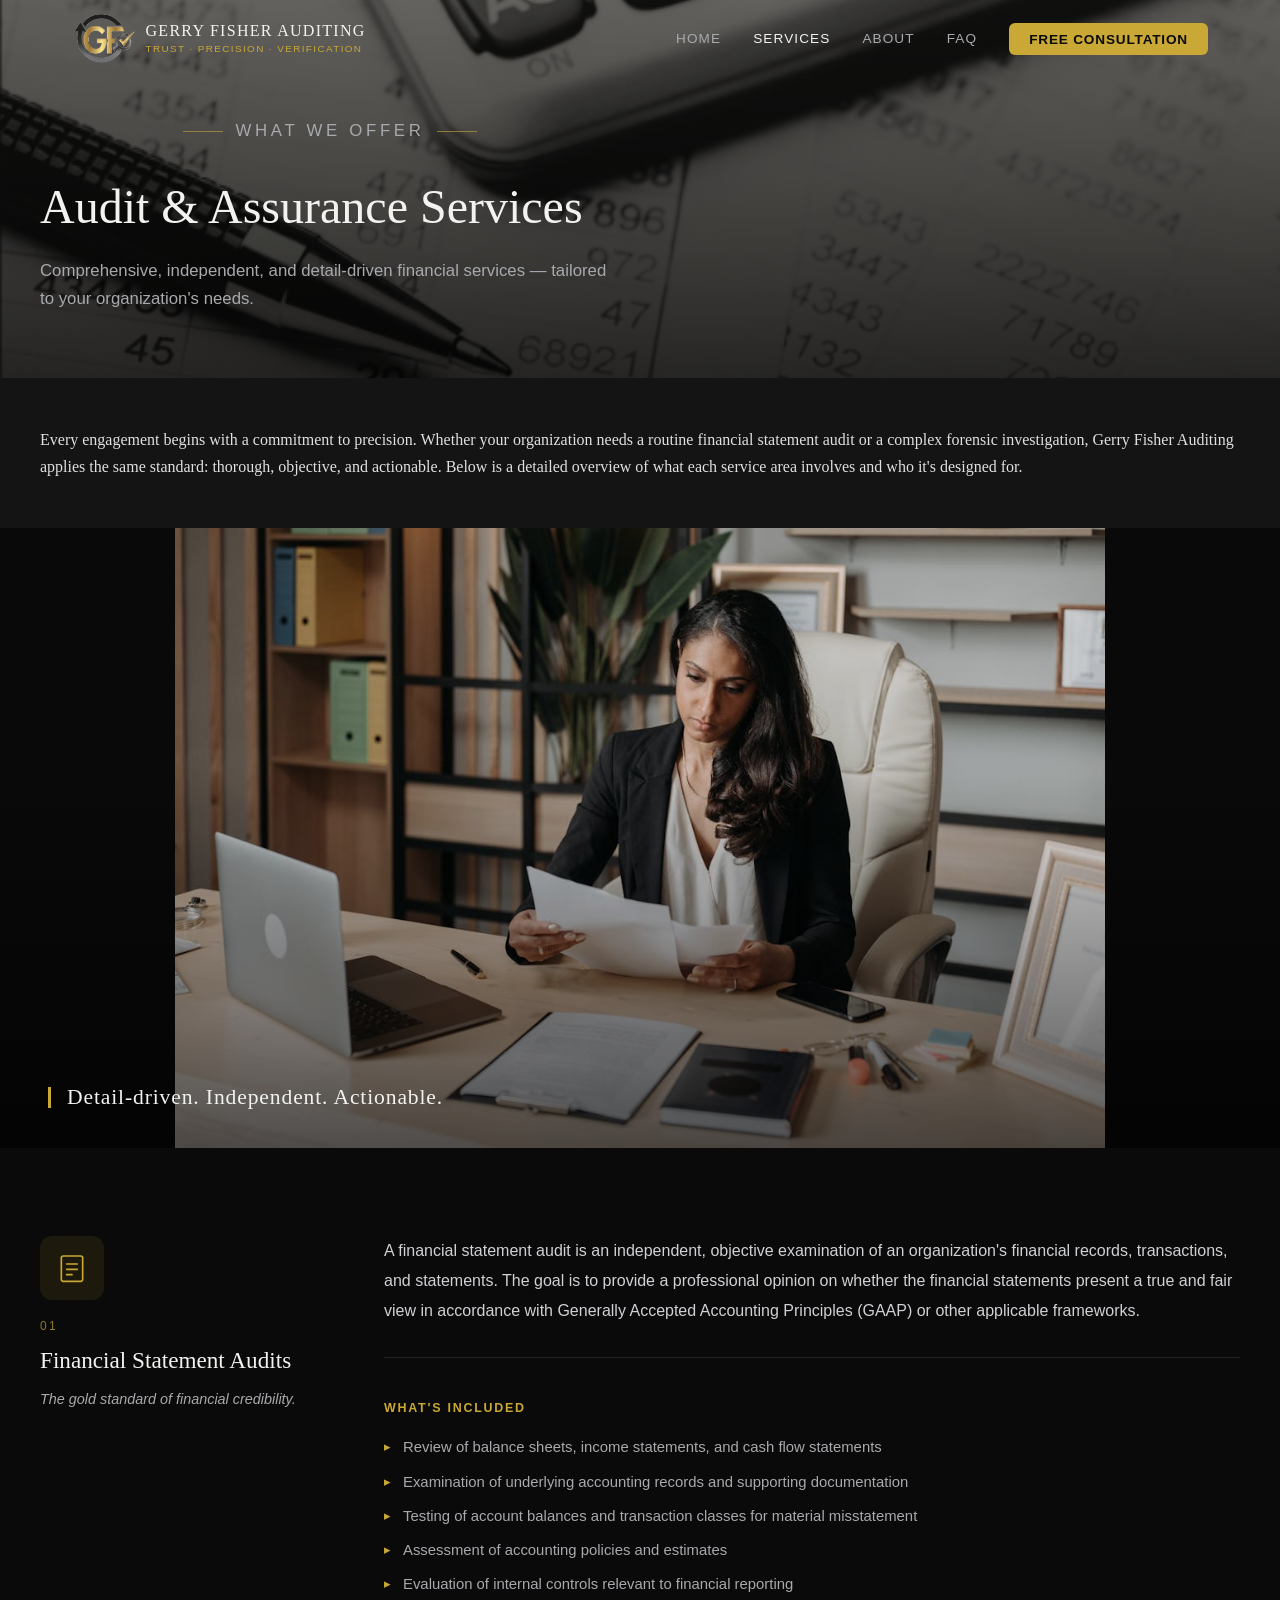
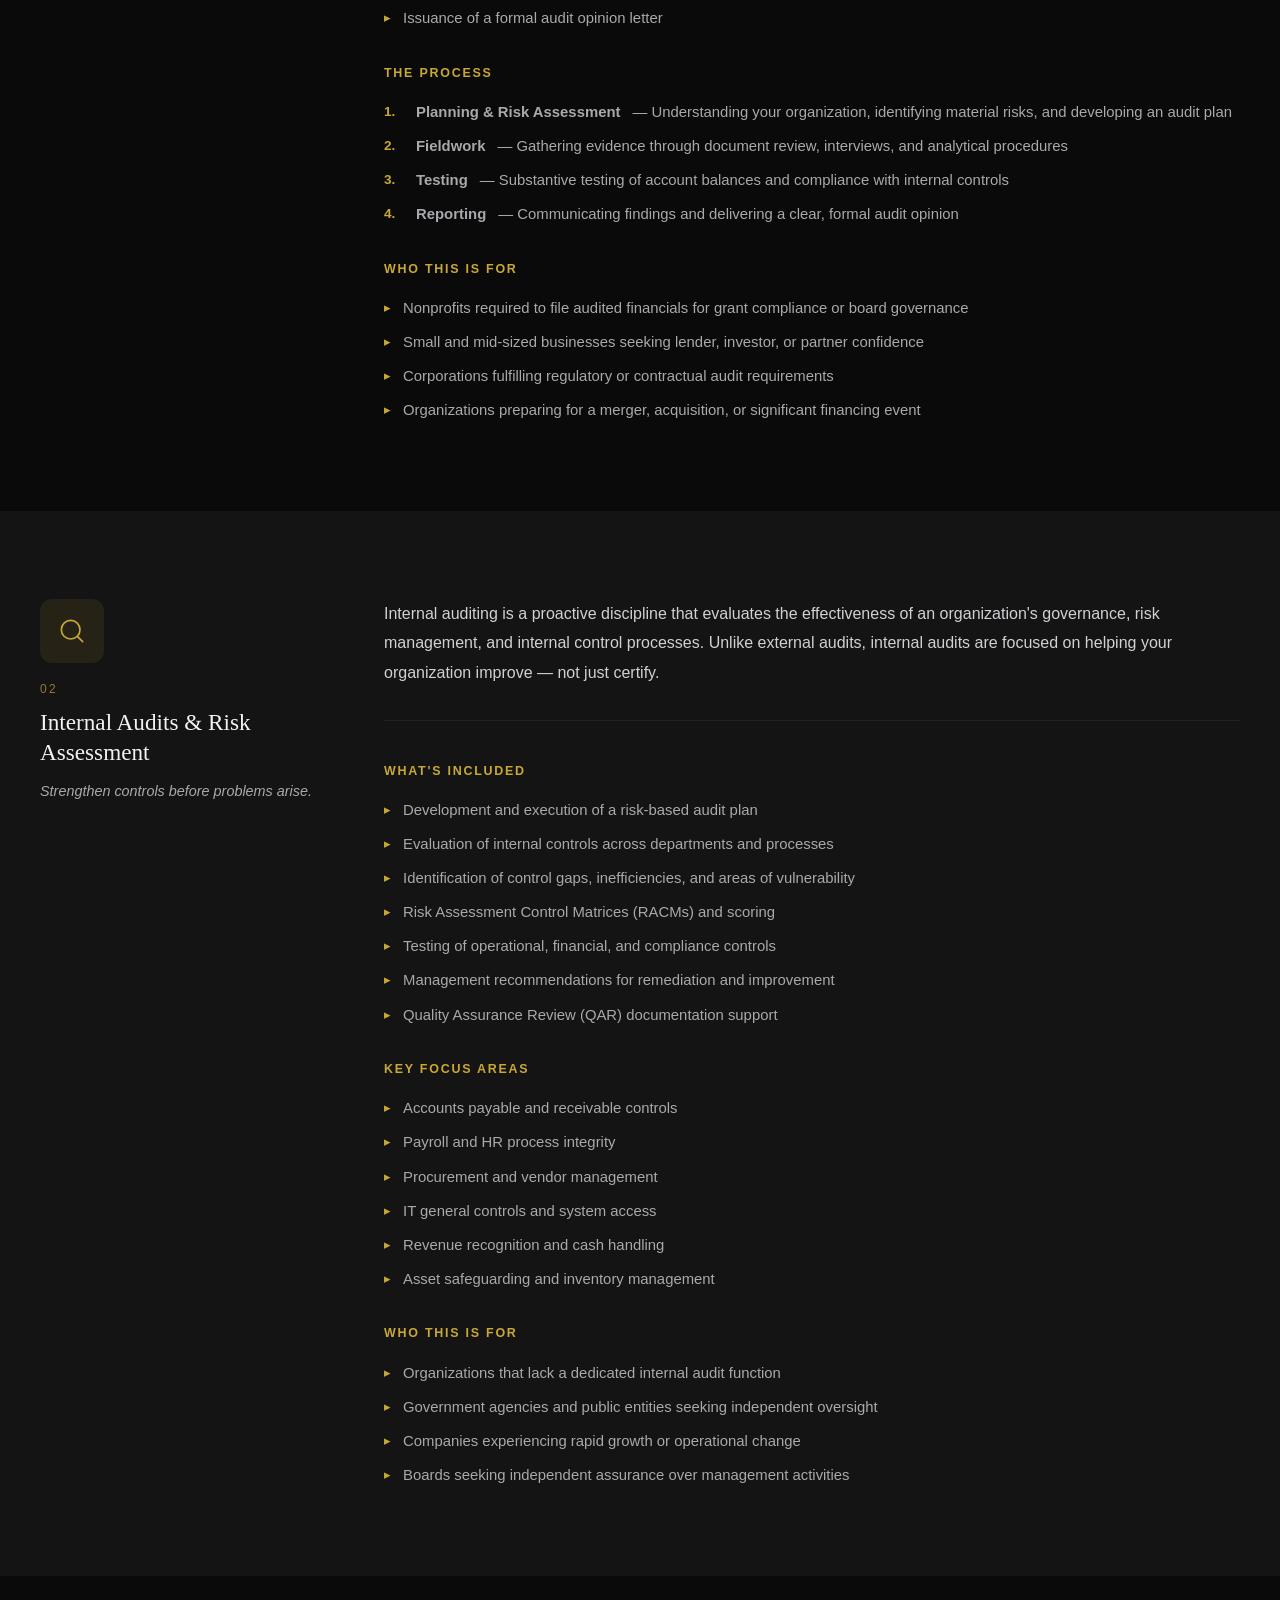
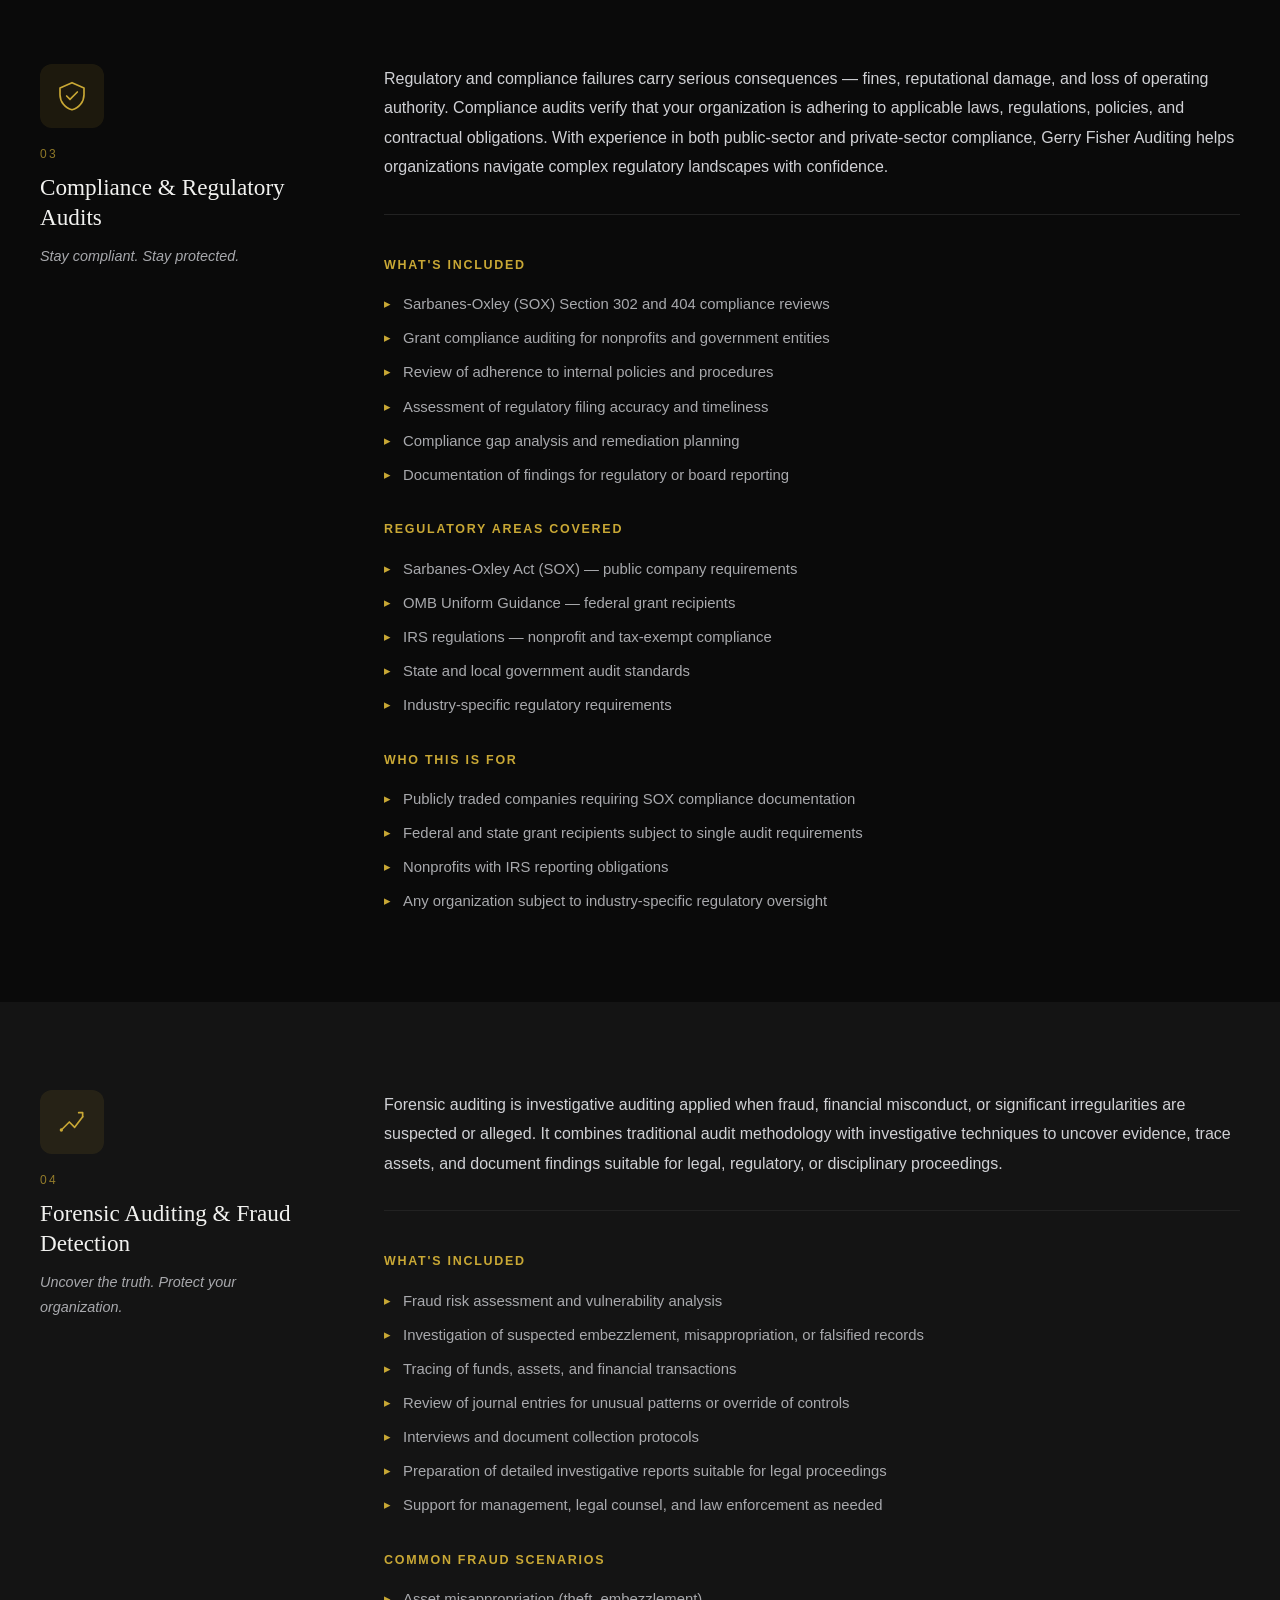
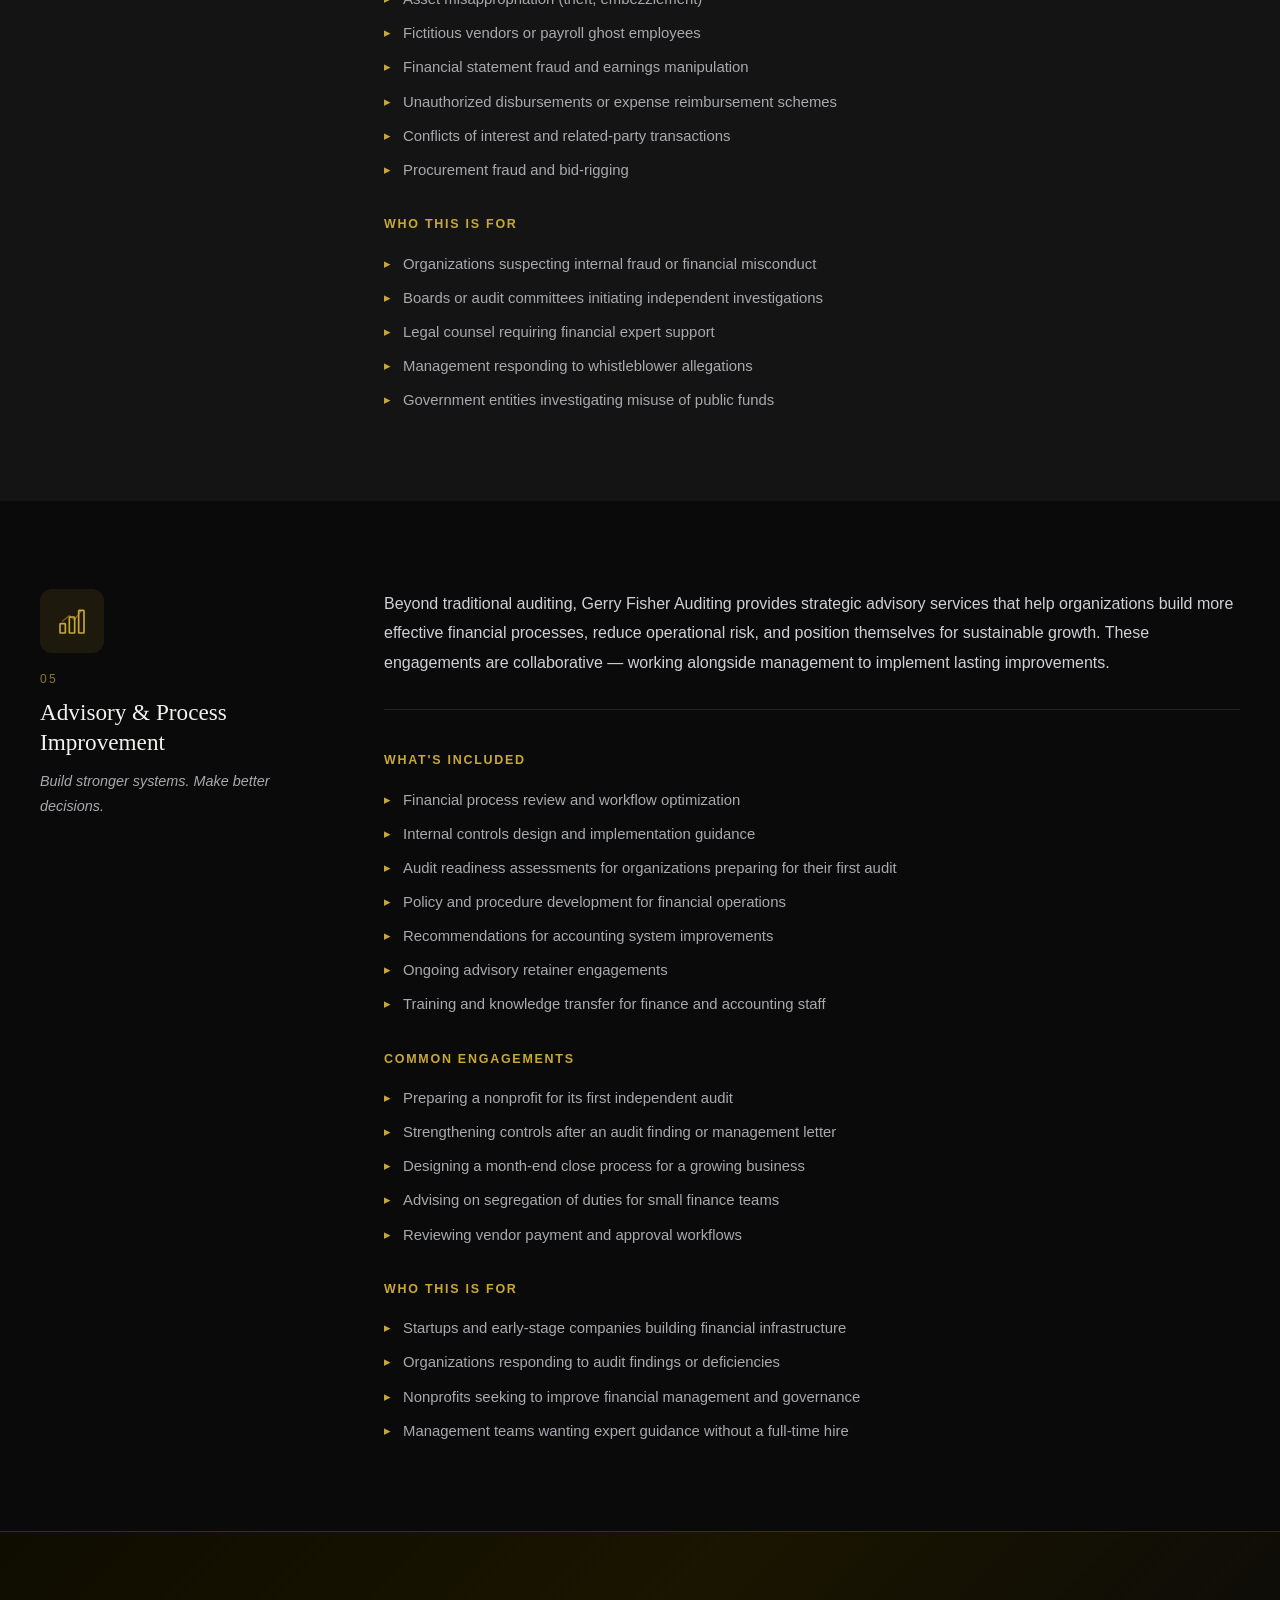
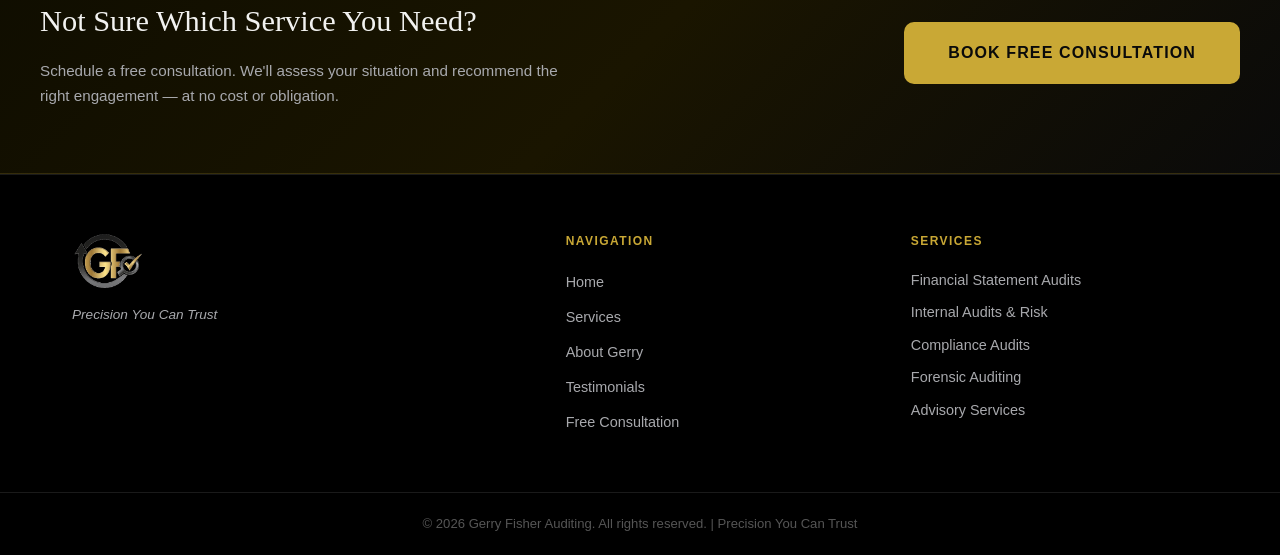
<file: services.html>
<!DOCTYPE html>
<html lang="en">
<head>
  <meta charset="UTF-8" />
  <meta name="viewport" content="width=device-width, initial-scale=1.0" />

  <!-- SEO -->
  <title>Audit Services | Gerry Fisher Auditing</title>
  <meta name="description" content="Explore Gerry Fisher Auditing's full range of services: financial statement audits, internal audits, compliance, forensic auditing, and advisory services." />
  <meta name="keywords" content="financial statement audit, internal audit, forensic auditing, SOX compliance, fraud detection, risk assessment, audit advisory, Texas auditor" />

  <link rel="stylesheet" href="style.css" />
</head>
<body>

  <!-- NAV -->
  <header id="site-header">
    <nav class="navbar">
      <a href="index.html" class="logo-link">
        <img src="logo.png" alt="Gerry Fisher Auditing" class="nav-logo" />
        <div class="nav-brand-text">Gerry Fisher Auditing<span>Trust &middot; Precision &middot; Verification</span></div>
      </a>
      <ul class="nav-links">
        <li><a href="index.html">Home</a></li>
        <li><a href="services.html" class="active">Services</a></li>
        <li><a href="bio.html">About</a></li>
        <li><a href="faq.html">FAQ</a></li>
        <li><a href="faq.html#consultation" class="nav-cta">Free Consultation</a></li>
      </ul>
      <button class="hamburger" aria-label="Toggle menu">&#9776;</button>
    </nav>
  </header>

  <!-- PAGE HERO -->
  <section class="page-hero">
    <div class="page-hero-overlay"></div>
    <div class="page-hero-content">
      <p class="hero-eyebrow">What We Offer</p>
      <h1>Audit &amp; Assurance Services</h1>
      <p>Comprehensive, independent, and detail-driven financial services — tailored to your organization's needs.</p>
    </div>
  </section>

  <!-- SERVICES INTRO -->
  <section class="section services-intro">
    <div class="container">
      <p class="about-lead">Every engagement begins with a commitment to precision. Whether your organization needs a routine financial statement audit or a complex forensic investigation, Gerry Fisher Auditing applies the same standard: thorough, objective, and actionable. Below is a detailed overview of what each service area involves and who it's designed for.</p>
    </div>
  </section>

  <!-- SERVICES PHOTO -->
  <section class="feature-photo-section" aria-label="Professional audit work">
    <div class="feature-photo-wrap">
      <img src="office1.jpg" alt="Professional auditor reviewing documents at office desk" loading="lazy" class="feature-photo" />
      <div class="feature-photo-overlay">
        <p class="feature-photo-caption">Detail-driven. Independent. Actionable.</p>
      </div>
    </div>
  </section>

  <!-- SERVICE 1: FINANCIAL STATEMENT AUDITS -->
  <section id="financial-audits" class="service-detail-section section">
    <div class="container">
      <div class="service-detail-grid">
        <div class="service-detail-header">
          <div class="service-detail-icon">
            <svg viewBox="0 0 48 48" fill="none" xmlns="http://www.w3.org/2000/svg">
              <rect x="8" y="6" width="32" height="38" rx="3" stroke="currentColor" stroke-width="2.5"/>
              <path d="M16 18h16M16 26h16M16 34h8" stroke="currentColor" stroke-width="2.5" stroke-linecap="round"/>
            </svg>
          </div>
          <span class="service-num">01</span>
          <h2>Financial Statement Audits</h2>
          <p class="service-tagline">The gold standard of financial credibility.</p>
        </div>

        <div class="service-detail-body">
          <p class="service-overview">A financial statement audit is an independent, objective examination of an organization's financial records, transactions, and statements. The goal is to provide a professional opinion on whether the financial statements present a true and fair view in accordance with Generally Accepted Accounting Principles (GAAP) or other applicable frameworks.</p>

          <div class="service-blocks">
            <div class="service-block">
              <h3>What's Included</h3>
              <ul class="detail-list">
                <li>Review of balance sheets, income statements, and cash flow statements</li>
                <li>Examination of underlying accounting records and supporting documentation</li>
                <li>Testing of account balances and transaction classes for material misstatement</li>
                <li>Assessment of accounting policies and estimates</li>
                <li>Evaluation of internal controls relevant to financial reporting</li>
                <li>Issuance of a formal audit opinion letter</li>
              </ul>
            </div>

            <div class="service-block">
              <h3>The Process</h3>
              <ul class="detail-list detail-list-numbered">
                <li><strong>Planning &amp; Risk Assessment</strong> — Understanding your organization, identifying material risks, and developing an audit plan</li>
                <li><strong>Fieldwork</strong> — Gathering evidence through document review, interviews, and analytical procedures</li>
                <li><strong>Testing</strong> — Substantive testing of account balances and compliance with internal controls</li>
                <li><strong>Reporting</strong> — Communicating findings and delivering a clear, formal audit opinion</li>
              </ul>
            </div>

            <div class="service-block">
              <h3>Who This Is For</h3>
              <ul class="detail-list">
                <li>Nonprofits required to file audited financials for grant compliance or board governance</li>
                <li>Small and mid-sized businesses seeking lender, investor, or partner confidence</li>
                <li>Corporations fulfilling regulatory or contractual audit requirements</li>
                <li>Organizations preparing for a merger, acquisition, or significant financing event</li>
              </ul>
            </div>
          </div>
        </div>
      </div>
    </div>
  </section>

  <!-- SERVICE 2: INTERNAL AUDITS -->
  <section id="internal-audits" class="service-detail-section section alt-bg">
    <div class="container">
      <div class="service-detail-grid">
        <div class="service-detail-header">
          <div class="service-detail-icon">
            <svg viewBox="0 0 48 48" fill="none" xmlns="http://www.w3.org/2000/svg">
              <circle cx="22" cy="22" r="14" stroke="currentColor" stroke-width="2.5"/>
              <path d="M32 32l8 8" stroke="currentColor" stroke-width="2.5" stroke-linecap="round"/>
            </svg>
          </div>
          <span class="service-num">02</span>
          <h2>Internal Audits &amp; Risk Assessment</h2>
          <p class="service-tagline">Strengthen controls before problems arise.</p>
        </div>

        <div class="service-detail-body">
          <p class="service-overview">Internal auditing is a proactive discipline that evaluates the effectiveness of an organization's governance, risk management, and internal control processes. Unlike external audits, internal audits are focused on helping your organization improve — not just certify.</p>

          <div class="service-blocks">
            <div class="service-block">
              <h3>What's Included</h3>
              <ul class="detail-list">
                <li>Development and execution of a risk-based audit plan</li>
                <li>Evaluation of internal controls across departments and processes</li>
                <li>Identification of control gaps, inefficiencies, and areas of vulnerability</li>
                <li>Risk Assessment Control Matrices (RACMs) and scoring</li>
                <li>Testing of operational, financial, and compliance controls</li>
                <li>Management recommendations for remediation and improvement</li>
                <li>Quality Assurance Review (QAR) documentation support</li>
              </ul>
            </div>

            <div class="service-block">
              <h3>Key Focus Areas</h3>
              <ul class="detail-list">
                <li>Accounts payable and receivable controls</li>
                <li>Payroll and HR process integrity</li>
                <li>Procurement and vendor management</li>
                <li>IT general controls and system access</li>
                <li>Revenue recognition and cash handling</li>
                <li>Asset safeguarding and inventory management</li>
              </ul>
            </div>

            <div class="service-block">
              <h3>Who This Is For</h3>
              <ul class="detail-list">
                <li>Organizations that lack a dedicated internal audit function</li>
                <li>Government agencies and public entities seeking independent oversight</li>
                <li>Companies experiencing rapid growth or operational change</li>
                <li>Boards seeking independent assurance over management activities</li>
              </ul>
            </div>
          </div>
        </div>
      </div>
    </div>
  </section>

  <!-- SERVICE 3: COMPLIANCE AUDITS -->
  <section id="compliance-audits" class="service-detail-section section">
    <div class="container">
      <div class="service-detail-grid">
        <div class="service-detail-header">
          <div class="service-detail-icon">
            <svg viewBox="0 0 48 48" fill="none" xmlns="http://www.w3.org/2000/svg">
              <path d="M24 4L6 12v10c0 10.5 7.7 20.3 18 22.7C34.3 42.3 42 32.5 42 22V12L24 4z" stroke="currentColor" stroke-width="2.5" stroke-linejoin="round"/>
              <path d="M16 24l5 5 11-11" stroke="currentColor" stroke-width="2.5" stroke-linecap="round" stroke-linejoin="round"/>
            </svg>
          </div>
          <span class="service-num">03</span>
          <h2>Compliance &amp; Regulatory Audits</h2>
          <p class="service-tagline">Stay compliant. Stay protected.</p>
        </div>

        <div class="service-detail-body">
          <p class="service-overview">Regulatory and compliance failures carry serious consequences — fines, reputational damage, and loss of operating authority. Compliance audits verify that your organization is adhering to applicable laws, regulations, policies, and contractual obligations. With experience in both public-sector and private-sector compliance, Gerry Fisher Auditing helps organizations navigate complex regulatory landscapes with confidence.</p>

          <div class="service-blocks">
            <div class="service-block">
              <h3>What's Included</h3>
              <ul class="detail-list">
                <li>Sarbanes-Oxley (SOX) Section 302 and 404 compliance reviews</li>
                <li>Grant compliance auditing for nonprofits and government entities</li>
                <li>Review of adherence to internal policies and procedures</li>
                <li>Assessment of regulatory filing accuracy and timeliness</li>
                <li>Compliance gap analysis and remediation planning</li>
                <li>Documentation of findings for regulatory or board reporting</li>
              </ul>
            </div>

            <div class="service-block">
              <h3>Regulatory Areas Covered</h3>
              <ul class="detail-list">
                <li>Sarbanes-Oxley Act (SOX) — public company requirements</li>
                <li>OMB Uniform Guidance — federal grant recipients</li>
                <li>IRS regulations — nonprofit and tax-exempt compliance</li>
                <li>State and local government audit standards</li>
                <li>Industry-specific regulatory requirements</li>
              </ul>
            </div>

            <div class="service-block">
              <h3>Who This Is For</h3>
              <ul class="detail-list">
                <li>Publicly traded companies requiring SOX compliance documentation</li>
                <li>Federal and state grant recipients subject to single audit requirements</li>
                <li>Nonprofits with IRS reporting obligations</li>
                <li>Any organization subject to industry-specific regulatory oversight</li>
              </ul>
            </div>
          </div>
        </div>
      </div>
    </div>
  </section>

  <!-- SERVICE 4: FORENSIC AUDITING -->
  <section id="forensic-auditing" class="service-detail-section section alt-bg">
    <div class="container">
      <div class="service-detail-grid">
        <div class="service-detail-header">
          <div class="service-detail-icon">
            <svg viewBox="0 0 48 48" fill="none" xmlns="http://www.w3.org/2000/svg">
              <path d="M8 36L20 24l8 8L40 16" stroke="currentColor" stroke-width="2.5" stroke-linecap="round" stroke-linejoin="round"/>
              <circle cx="8" cy="36" r="2.5" fill="currentColor"/>
              <path d="M34 10h6v6" stroke="currentColor" stroke-width="2.5" stroke-linecap="round" stroke-linejoin="round"/>
            </svg>
          </div>
          <span class="service-num">04</span>
          <h2>Forensic Auditing &amp; Fraud Detection</h2>
          <p class="service-tagline">Uncover the truth. Protect your organization.</p>
        </div>

        <div class="service-detail-body">
          <p class="service-overview">Forensic auditing is investigative auditing applied when fraud, financial misconduct, or significant irregularities are suspected or alleged. It combines traditional audit methodology with investigative techniques to uncover evidence, trace assets, and document findings suitable for legal, regulatory, or disciplinary proceedings.</p>

          <div class="service-blocks">
            <div class="service-block">
              <h3>What's Included</h3>
              <ul class="detail-list">
                <li>Fraud risk assessment and vulnerability analysis</li>
                <li>Investigation of suspected embezzlement, misappropriation, or falsified records</li>
                <li>Tracing of funds, assets, and financial transactions</li>
                <li>Review of journal entries for unusual patterns or override of controls</li>
                <li>Interviews and document collection protocols</li>
                <li>Preparation of detailed investigative reports suitable for legal proceedings</li>
                <li>Support for management, legal counsel, and law enforcement as needed</li>
              </ul>
            </div>

            <div class="service-block">
              <h3>Common Fraud Scenarios</h3>
              <ul class="detail-list">
                <li>Asset misappropriation (theft, embezzlement)</li>
                <li>Fictitious vendors or payroll ghost employees</li>
                <li>Financial statement fraud and earnings manipulation</li>
                <li>Unauthorized disbursements or expense reimbursement schemes</li>
                <li>Conflicts of interest and related-party transactions</li>
                <li>Procurement fraud and bid-rigging</li>
              </ul>
            </div>

            <div class="service-block">
              <h3>Who This Is For</h3>
              <ul class="detail-list">
                <li>Organizations suspecting internal fraud or financial misconduct</li>
                <li>Boards or audit committees initiating independent investigations</li>
                <li>Legal counsel requiring financial expert support</li>
                <li>Management responding to whistleblower allegations</li>
                <li>Government entities investigating misuse of public funds</li>
              </ul>
            </div>
          </div>
        </div>
      </div>
    </div>
  </section>

  <!-- SERVICE 5: ADVISORY -->
  <section id="advisory" class="service-detail-section section">
    <div class="container">
      <div class="service-detail-grid">
        <div class="service-detail-header">
          <div class="service-detail-icon">
            <svg viewBox="0 0 48 48" fill="none" xmlns="http://www.w3.org/2000/svg">
              <rect x="6" y="28" width="8" height="14" rx="1" stroke="currentColor" stroke-width="2.5"/>
              <rect x="20" y="18" width="8" height="24" rx="1" stroke="currentColor" stroke-width="2.5"/>
              <rect x="34" y="8" width="8" height="34" rx="1" stroke="currentColor" stroke-width="2.5"/>
              <path d="M10 24l10-8 8 6 10-14" stroke="currentColor" stroke-width="2" stroke-linecap="round" stroke-linejoin="round" opacity="0.5"/>
            </svg>
          </div>
          <span class="service-num">05</span>
          <h2>Advisory &amp; Process Improvement</h2>
          <p class="service-tagline">Build stronger systems. Make better decisions.</p>
        </div>

        <div class="service-detail-body">
          <p class="service-overview">Beyond traditional auditing, Gerry Fisher Auditing provides strategic advisory services that help organizations build more effective financial processes, reduce operational risk, and position themselves for sustainable growth. These engagements are collaborative — working alongside management to implement lasting improvements.</p>

          <div class="service-blocks">
            <div class="service-block">
              <h3>What's Included</h3>
              <ul class="detail-list">
                <li>Financial process review and workflow optimization</li>
                <li>Internal controls design and implementation guidance</li>
                <li>Audit readiness assessments for organizations preparing for their first audit</li>
                <li>Policy and procedure development for financial operations</li>
                <li>Recommendations for accounting system improvements</li>
                <li>Ongoing advisory retainer engagements</li>
                <li>Training and knowledge transfer for finance and accounting staff</li>
              </ul>
            </div>

            <div class="service-block">
              <h3>Common Engagements</h3>
              <ul class="detail-list">
                <li>Preparing a nonprofit for its first independent audit</li>
                <li>Strengthening controls after an audit finding or management letter</li>
                <li>Designing a month-end close process for a growing business</li>
                <li>Advising on segregation of duties for small finance teams</li>
                <li>Reviewing vendor payment and approval workflows</li>
              </ul>
            </div>

            <div class="service-block">
              <h3>Who This Is For</h3>
              <ul class="detail-list">
                <li>Startups and early-stage companies building financial infrastructure</li>
                <li>Organizations responding to audit findings or deficiencies</li>
                <li>Nonprofits seeking to improve financial management and governance</li>
                <li>Management teams wanting expert guidance without a full-time hire</li>
              </ul>
            </div>
          </div>
        </div>
      </div>
    </div>
  </section>

  <!-- CTA STRIP -->
  <section class="cta-strip">
    <div class="container cta-strip-inner">
      <div>
        <h2>Not Sure Which Service You Need?</h2>
        <p>Schedule a free consultation. We'll assess your situation and recommend the right engagement — at no cost or obligation.</p>
      </div>
      <a href="faq.html#consultation" class="btn btn-primary btn-large">Book Free Consultation</a>
    </div>
  </section>

  <!-- FOOTER -->
  <footer>
    <div class="container footer-grid">
      <div class="footer-brand">
        <img src="logo.png" alt="Gerry Fisher Auditing" class="footer-logo" />
        <p>Precision You Can Trust</p>
      </div>
      <div class="footer-links">
        <h4>Navigation</h4>
        <ul>
          <li><a href="index.html">Home</a></li>
          <li><a href="services.html">Services</a></li>
          <li><a href="bio.html">About Gerry</a></li>
          <li><a href="faq.html">Testimonials</a></li>
          <li><a href="faq.html#consultation">Free Consultation</a></li>
        </ul>
      </div>
      <div class="footer-services">
        <h4>Services</h4>
        <ul>
          <li>Financial Statement Audits</li>
          <li>Internal Audits &amp; Risk</li>
          <li>Compliance Audits</li>
          <li>Forensic Auditing</li>
          <li>Advisory Services</li>
        </ul>
      </div>
    </div>
    <div class="footer-bottom">
      <p>&copy; <span id="year"></span> Gerry Fisher Auditing. All rights reserved. | Precision You Can Trust</p>
    </div>
  </footer>

  <script src="script.js"></script>
</body>
</html>
</file>
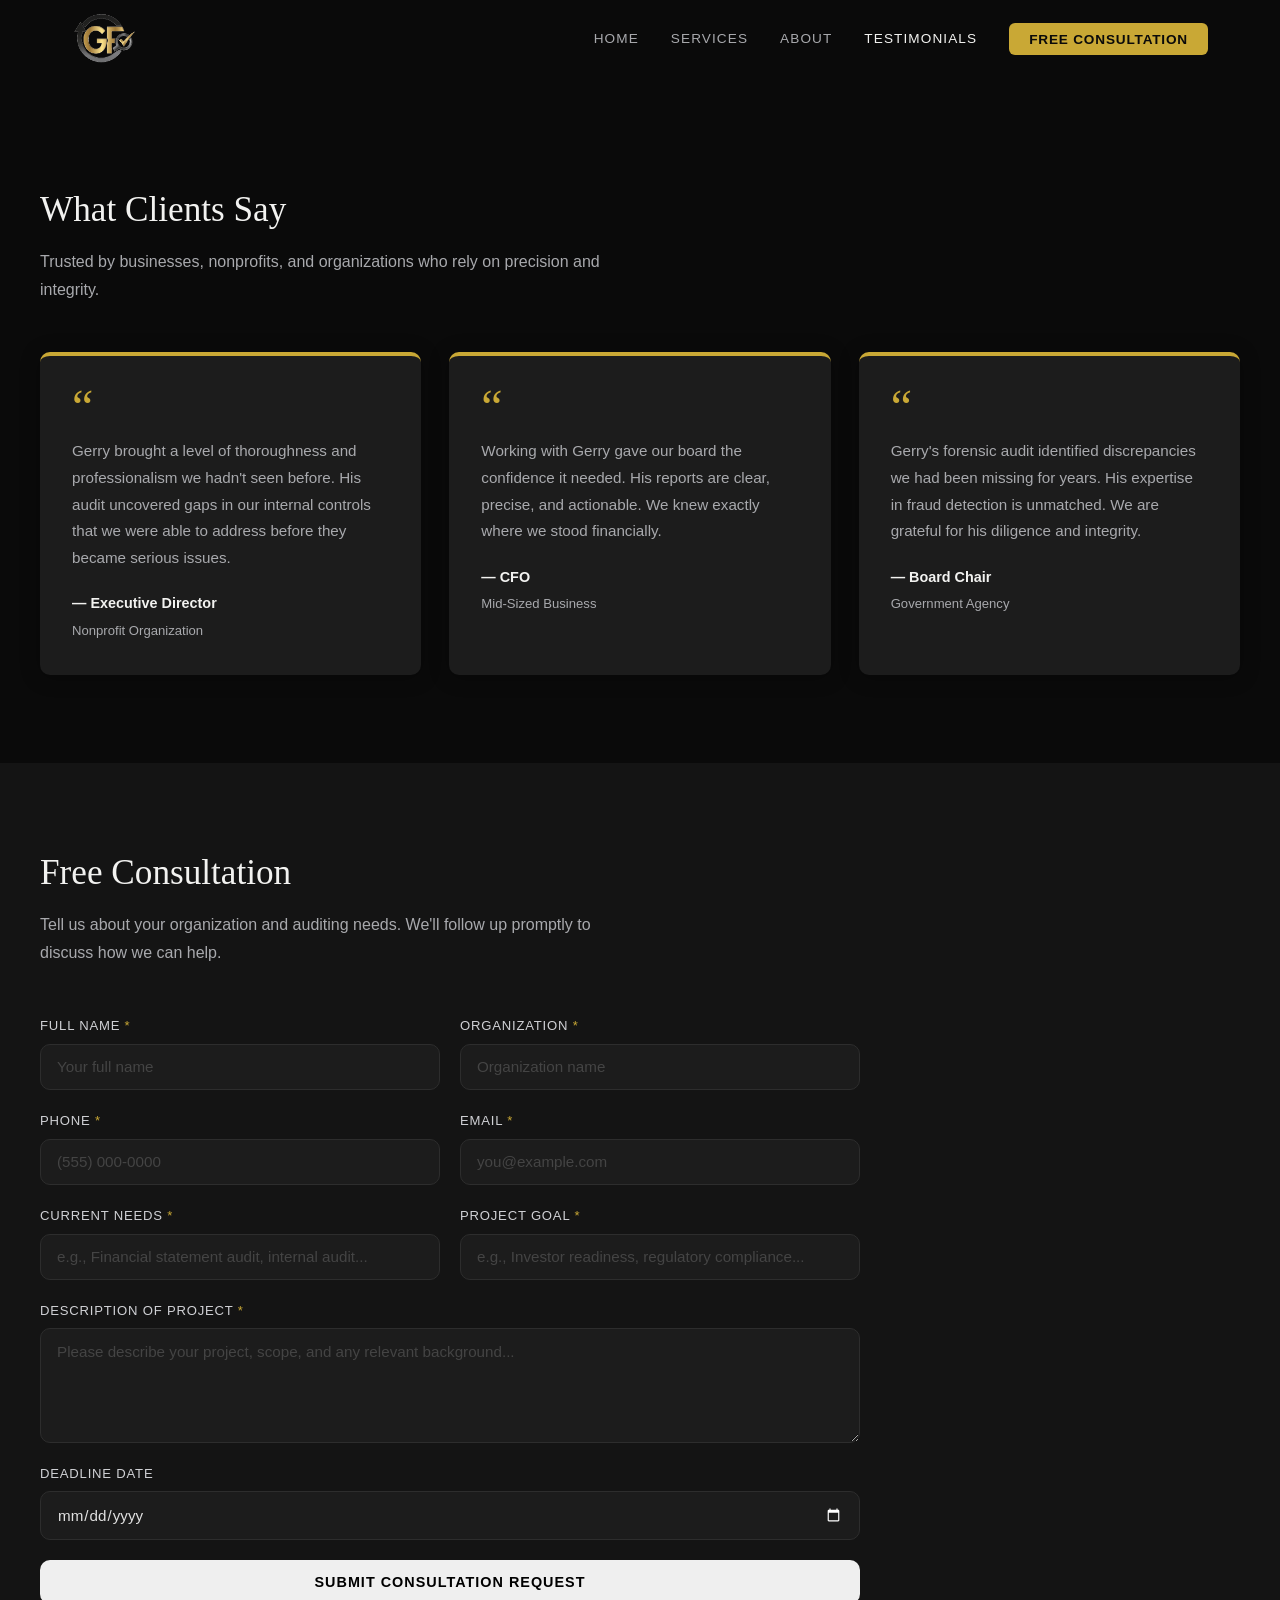
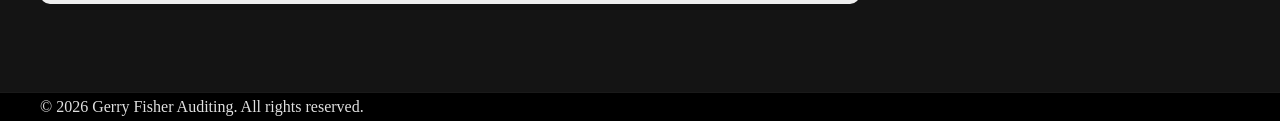
<file: testimonials.html>
<!DOCTYPE html>
<html lang="en">
<head>
  <meta charset="UTF-8" />
  <meta name="viewport" content="width=device-width, initial-scale=1.0" />
  <title>Testimonials | Gerry Fisher Auditing</title>
  <link rel="stylesheet" href="style.css" />
</head>
<body>

  <!-- NAV -->
  <header>
    <nav class="navbar">
      <a href="index.html" class="logo-link">
        <img src="logo.png" alt="Gerry Fisher Auditing" class="nav-logo" />
      </a>
      <ul class="nav-links">
        <li><a href="index.html">Home</a></li>
        <li><a href="services.html">Services</a></li>
        <li><a href="bio.html">About</a></li>
        <li><a href="testimonials.html" class="active">Testimonials</a></li>
        <li><a href="testimonials.html#consultation" class="nav-cta">Free Consultation</a></li>
      </ul>
      <button class="hamburger" aria-label="Toggle menu">&#9776;</button>
    </nav>
  </header>

  <!-- TESTIMONIALS -->
  <section class="section testimonials-section">
    <div class="container">
      <h1 class="section-title">What Clients Say</h1>
      <p class="section-sub">Trusted by businesses, nonprofits, and organizations who rely on precision and integrity.</p>

      <div class="testimonial-grid">

        <div class="testimonial-card">
          <div class="testimonial-quote">&#8220;</div>
          <p>Gerry brought a level of thoroughness and professionalism we hadn't seen before. His audit uncovered gaps in our internal controls that we were able to address before they became serious issues.</p>
          <div class="testimonial-author">
            <strong>— Executive Director</strong>
            <span>Nonprofit Organization</span>
          </div>
        </div>

        <div class="testimonial-card">
          <div class="testimonial-quote">&#8220;</div>
          <p>Working with Gerry gave our board the confidence it needed. His reports are clear, precise, and actionable. We knew exactly where we stood financially.</p>
          <div class="testimonial-author">
            <strong>— CFO</strong>
            <span>Mid-Sized Business</span>
          </div>
        </div>

        <div class="testimonial-card">
          <div class="testimonial-quote">&#8220;</div>
          <p>Gerry's forensic audit identified discrepancies we had been missing for years. His expertise in fraud detection is unmatched. We are grateful for his diligence and integrity.</p>
          <div class="testimonial-author">
            <strong>— Board Chair</strong>
            <span>Government Agency</span>
          </div>
        </div>

      </div>
    </div>
  </section>

  <!-- FREE CONSULTATION FORM -->
  <section id="consultation" class="section consultation-section">
    <div class="container">
      <h2 class="section-title">Free Consultation</h2>
      <p class="section-sub">Tell us about your organization and auditing needs. We'll follow up promptly to discuss how we can help.</p>

      <form class="consultation-form" onsubmit="handleConsultation(event)">
        <div class="form-row">
          <div class="form-group">
            <label for="c-name">Full Name <span class="req">*</span></label>
            <input type="text" id="c-name" placeholder="Your full name" required />
          </div>
          <div class="form-group">
            <label for="c-org">Organization <span class="req">*</span></label>
            <input type="text" id="c-org" placeholder="Organization name" required />
          </div>
        </div>

        <div class="form-row">
          <div class="form-group">
            <label for="c-phone">Phone <span class="req">*</span></label>
            <input type="tel" id="c-phone" placeholder="(555) 000-0000" required />
          </div>
          <div class="form-group">
            <label for="c-email">Email <span class="req">*</span></label>
            <input type="email" id="c-email" placeholder="you@example.com" required />
          </div>
        </div>

        <div class="form-row">
          <div class="form-group">
            <label for="c-needs">Current Needs <span class="req">*</span></label>
            <input type="text" id="c-needs" placeholder="e.g., Financial statement audit, internal audit..." required />
          </div>
          <div class="form-group">
            <label for="c-goal">Project Goal <span class="req">*</span></label>
            <input type="text" id="c-goal" placeholder="e.g., Investor readiness, regulatory compliance..." required />
          </div>
        </div>

        <div class="form-group">
          <label for="c-description">Description of Project <span class="req">*</span></label>
          <textarea id="c-description" rows="5" placeholder="Please describe your project, scope, and any relevant background..." required></textarea>
        </div>

        <div class="form-group">
          <label for="c-deadline">Deadline Date</label>
          <input type="date" id="c-deadline" />
        </div>

        <button type="submit" class="btn">Submit Consultation Request</button>
        <p class="form-success" id="consult-success">Thank you! We will be in touch shortly to schedule your consultation.</p>
      </form>
    </div>
  </section>

  <!-- FOOTER -->
  <footer>
    <div class="container">
      <p>&copy; <span id="year"></span> Gerry Fisher Auditing. All rights reserved.</p>
    </div>
  </footer>

  <script src="script.js"></script>
</body>
</html>
</file>
<file: style.css>
/* ── Reset & Base ── */
*, *::before, *::after { box-sizing: border-box; margin: 0; padding: 0; }

:root {
  --black: #0a0a0a;
  --black-soft: #141414;
  --black-card: #1c1c1c;
  --black-card2: #222222;
  --gold: #c9a835;
  --gold-light: #e2c76a;
  --gold-hover: #b89228;
  --silver: #a8a9ad;
  --silver-light: #d0d1d5;
  --white: #f2f2f0;
  --text: #e0e0e0;
  --radius: 10px;
  --transition: 0.25s ease;
}

html { scroll-behavior: smooth; }

body {
  font-family: 'Georgia', serif;
  color: var(--text);
  background: var(--black);
  line-height: 1.7;
  overflow-x: hidden;
}

a { text-decoration: none; color: inherit; }
img { max-width: 100%; display: block; }

/* ── Navbar ── */
#site-header {
  position: fixed;
  top: 0; left: 0; right: 0;
  z-index: 200;
  transition: background var(--transition), box-shadow var(--transition);
}
#site-header.scrolled {
  background: rgba(10,10,10,0.97);
  box-shadow: 0 2px 24px rgba(0,0,0,0.7);
  border-bottom: 1px solid #1f1f1f;
}

.navbar {
  max-width: 1200px;
  margin: 0 auto;
  padding: 0 2rem;
  height: 76px;
  display: flex;
  align-items: center;
  justify-content: space-between;
}

.logo-link {
  display: flex;
  align-items: center;
  gap: 0.65rem;
  text-decoration: none;
}
.nav-logo { height: 54px; width: auto; object-fit: contain; }
.nav-brand-text {
  font-family: 'Georgia', serif;
  font-size: 1rem;
  font-weight: normal;
  color: var(--white);
  line-height: 1.25;
  letter-spacing: 0.08em;
  text-transform: uppercase;
}
.nav-brand-text span {
  display: block;
  font-family: 'Arial', sans-serif;
  font-size: 0.62rem;
  letter-spacing: 0.14em;
  text-transform: uppercase;
  color: var(--gold);
  margin-top: 0.1rem;
}

/* ── Hero Logo ── */
.hero-logo-wrap {
  position: relative;
  display: inline-block;
  margin: 0 auto 2rem;
  border-radius: 50%;
}

.hero-logo-wrap::before {
  content: '';
  position: absolute;
  inset: -18px;
  border-radius: 50%;
  background: radial-gradient(ellipse at center,
    rgba(255,255,255,0.18) 0%,
    rgba(201,168,53,0.10) 45%,
    transparent 75%
  );
  filter: blur(14px);
  z-index: 0;
}

.hero-logo {
  position: relative;
  z-index: 1;
  width: 340px;
  max-width: 80vw;
  height: auto;
  display: block;
  filter: drop-shadow(0 2px 8px rgba(255,255,255,0.18)) drop-shadow(0 6px 24px rgba(0,0,0,0.5));
}

.nav-links {
  list-style: none;
  display: flex;
  gap: 2rem;
  align-items: center;
}
.nav-links a {
  color: var(--silver);
  font-family: 'Arial', sans-serif;
  font-size: 0.85rem;
  letter-spacing: 0.08em;
  text-transform: uppercase;
  transition: color var(--transition);
  padding-bottom: 2px;
}
.nav-links a:hover,
.nav-links a.active { color: var(--white); }

.nav-cta {
  background: var(--gold) !important;
  color: var(--black) !important;
  padding: 0.55rem 1.25rem !important;
  border-radius: 6px;
  font-weight: bold !important;
  letter-spacing: 0.06em !important;
  transition: background var(--transition), transform var(--transition) !important;
}
.nav-cta:hover { background: var(--gold-hover) !important; transform: translateY(-1px); }

.hamburger {
  display: none;
  background: none;
  border: none;
  color: var(--white);
  font-size: 1.5rem;
  cursor: pointer;
}

/* ── Buttons ── */
.btn {
  display: inline-block;
  font-family: 'Arial', sans-serif;
  font-size: 0.9rem;
  font-weight: bold;
  letter-spacing: 0.07em;
  text-transform: uppercase;
  padding: 0.9rem 2rem;
  border-radius: var(--radius);
  border: none;
  cursor: pointer;
  transition: background var(--transition), transform var(--transition), color var(--transition);
}
.btn:hover { transform: translateY(-2px); }

.btn-primary {
  background: var(--gold);
  color: var(--black);
}
.btn-primary:hover { background: var(--gold-hover); }

.btn-outline {
  background: transparent;
  color: var(--white);
  border: 2px solid rgba(255,255,255,0.4);
}
.btn-outline:hover { border-color: var(--gold); color: var(--gold); }

.btn-outline-gold {
  background: transparent;
  color: var(--gold);
  border: 2px solid var(--gold);
}
.btn-outline-gold:hover { background: var(--gold); color: var(--black); }

.btn-large { padding: 1.1rem 2.75rem; font-size: 1rem; }

/* ── Hero ── */
.hero {
  position: relative;
  min-height: 100vh;
  background: url('hero-bg.png') center center / cover no-repeat;
  display: flex;
  align-items: center;
  justify-content: center;
  padding: 9rem 2rem 6rem;
  overflow: hidden;
}

.hero-overlay {
  position: absolute;
  inset: 0;
  background: linear-gradient(
    135deg,
    rgba(0,0,0,0.88) 0%,
    rgba(0,0,0,0.75) 50%,
    rgba(10,8,2,0.82) 100%
  );
}

.hero-content {
  position: relative;
  z-index: 2;
  max-width: 780px;
  text-align: center;
}

.hero-eyebrow {
  font-family: 'Arial', sans-serif;
  font-size: 0.85rem;
  letter-spacing: 0.22em;
  text-transform: uppercase;
  color: var(--gold);
  margin-bottom: 1.25rem;
  display: flex;
  align-items: center;
  justify-content: center;
  gap: 0.75rem;
}
.hero-eyebrow::before,
.hero-eyebrow::after {
  content: '';
  display: block;
  width: 40px;
  height: 1px;
  background: var(--gold);
  opacity: 0.6;
}

.hero-content h1 {
  font-size: clamp(2.4rem, 6vw, 4.25rem);
  color: var(--white);
  line-height: 1.12;
  margin-bottom: 1.5rem;
  font-weight: normal;
}

.hero-accent {
  color: var(--gold);
  font-style: italic;
}

.hero-sub {
  font-family: 'Arial', sans-serif;
  font-size: 1.1rem;
  color: rgba(255,255,255,0.72);
  max-width: 620px;
  margin: 0 auto 2.5rem;
  line-height: 1.8;
}

.hero-ctas {
  display: flex;
  gap: 1rem;
  justify-content: center;
  flex-wrap: wrap;
}

.hero-scroll-hint {
  position: absolute;
  bottom: 2.5rem;
  left: 50%;
  transform: translateX(-50%);
  display: flex;
  flex-direction: column;
  align-items: center;
  gap: 0.5rem;
  color: rgba(255,255,255,0.4);
  font-family: 'Arial', sans-serif;
  font-size: 0.7rem;
  letter-spacing: 0.15em;
  text-transform: uppercase;
  z-index: 2;
}
.scroll-line {
  width: 1px;
  height: 40px;
  background: linear-gradient(to bottom, rgba(201,168,53,0.7), transparent);
  animation: scrollPulse 2s ease-in-out infinite;
}
@keyframes scrollPulse {
  0%, 100% { opacity: 0.4; transform: scaleY(1); }
  50% { opacity: 1; transform: scaleY(1.1); }
}

/* ── Stats Bar ── */
.stats-bar {
  background: var(--gold);
  padding: 1.5rem 2rem;
}

.stats-grid {
  display: flex;
  align-items: center;
  justify-content: center;
  gap: 0;
  flex-wrap: wrap;
}

.stat-item {
  display: flex;
  flex-direction: column;
  align-items: center;
  padding: 0.5rem 3rem;
  text-align: center;
}

.stat-num {
  font-size: 2.4rem;
  font-weight: bold;
  color: var(--black);
  line-height: 1;
  font-family: 'Georgia', serif;
}
.stat-plus {
  font-size: 1.4rem;
}
.stat-label {
  font-family: 'Arial', sans-serif;
  font-size: 0.78rem;
  color: rgba(0,0,0,0.65);
  text-transform: uppercase;
  letter-spacing: 0.08em;
  margin-top: 0.35rem;
}

.stat-divider {
  width: 1px;
  height: 48px;
  background: rgba(0,0,0,0.2);
}

/* ── Shared Section Styles ── */
.section { padding: 5.5rem 2rem; }
.container { max-width: 1200px; margin: 0 auto; }

.section-eyebrow {
  font-family: 'Arial', sans-serif;
  font-size: 0.78rem;
  letter-spacing: 0.22em;
  text-transform: uppercase;
  color: var(--gold);
  margin-bottom: 0.75rem;
  display: flex;
  align-items: center;
  gap: 0.75rem;
}
.section-eyebrow::before {
  content: '';
  display: block;
  width: 28px;
  height: 2px;
  background: var(--gold);
}

.section-title {
  font-size: clamp(1.6rem, 3vw, 2.2rem);
  color: var(--white);
  line-height: 1.25;
  margin-bottom: 1rem;
  font-weight: normal;
}
.section-title.centered { text-align: center; }

.section-sub {
  font-family: 'Arial', sans-serif;
  color: var(--silver);
  font-size: 1rem;
  margin-bottom: 3rem;
  max-width: 600px;
  line-height: 1.75;
}
.section-sub.centered { margin-left: auto; margin-right: auto; text-align: center; }

/* ── Value Pillars ── */
.pillars { background: var(--black-soft); }

.pillars .section-eyebrow,
.pillars .section-title {
  text-align: center;
  justify-content: center;
}
.pillars .section-title { margin-bottom: 3rem; }

.pillars-grid {
  display: grid;
  grid-template-columns: repeat(3, 1fr);
  gap: 1.5rem;
}

.pillar-card {
  background: var(--black-card);
  border-radius: var(--radius);
  padding: 2.5rem 2rem;
  text-align: center;
  border: 1px solid #2a2a2a;
  transition: transform var(--transition), border-color var(--transition);
}
.pillar-card:hover { transform: translateY(-4px); border-color: #3a3a3a; }

.pillar-featured {
  background: var(--black-card2);
  border-color: var(--gold);
  position: relative;
}
.pillar-featured::before {
  content: 'Core Value';
  position: absolute;
  top: -12px;
  left: 50%;
  transform: translateX(-50%);
  background: var(--gold);
  color: var(--black);
  font-family: 'Arial', sans-serif;
  font-size: 0.7rem;
  font-weight: bold;
  letter-spacing: 0.1em;
  text-transform: uppercase;
  padding: 3px 12px;
  border-radius: 20px;
}

.pillar-icon {
  width: 60px;
  height: 60px;
  background: rgba(201,168,53,0.1);
  border-radius: 50%;
  display: flex;
  align-items: center;
  justify-content: center;
  margin: 0 auto 1.25rem;
  color: var(--gold);
}
.pillar-icon svg { width: 28px; height: 28px; }

.pillar-card h3 {
  font-size: 1.2rem;
  color: var(--white);
  margin-bottom: 0.75rem;
}
.pillar-card p {
  font-family: 'Arial', sans-serif;
  font-size: 0.92rem;
  color: var(--silver);
  line-height: 1.75;
}

/* ── Services ── */
.services { background: var(--black); }

.services-grid {
  display: grid;
  grid-template-columns: repeat(3, 1fr);
  gap: 1.5rem;
}

.service-card {
  background: var(--black-card);
  border-radius: var(--radius);
  padding: 2rem 1.75rem;
  border: 1px solid #222;
  border-top: 3px solid var(--gold);
  transition: transform var(--transition), box-shadow var(--transition);
}
.service-card:hover {
  transform: translateY(-5px);
  box-shadow: 0 12px 40px rgba(0,0,0,0.4);
}

.service-icon {
  width: 52px;
  height: 52px;
  background: rgba(201,168,53,0.08);
  border-radius: 8px;
  display: flex;
  align-items: center;
  justify-content: center;
  margin-bottom: 1.25rem;
  color: var(--gold);
  transition: background var(--transition);
}
.service-card:hover .service-icon { background: rgba(201,168,53,0.16); }
.service-icon svg { width: 26px; height: 26px; }

.service-card h3 {
  font-size: 1.05rem;
  color: var(--white);
  margin-bottom: 0.6rem;
}
.service-card p {
  font-family: 'Arial', sans-serif;
  font-size: 0.9rem;
  color: var(--silver);
  line-height: 1.7;
}

.service-card-cta {
  background: linear-gradient(135deg, #1a1500 0%, #1c1c0a 100%);
  border-color: var(--gold);
  display: flex;
  flex-direction: column;
  justify-content: center;
  align-items: flex-start;
  gap: 1rem;
}
.service-card-cta h3 { color: var(--gold); font-size: 1.15rem; }
.service-card-cta p { color: var(--silver-light); }

/* ── Mission Section ── */
.mission-section { background: var(--black-soft); }

.mission-grid {
  display: grid;
  grid-template-columns: 1fr 1fr;
  gap: 5rem;
  align-items: center;
}

.mission-image-wrap {
  position: relative;
}
.mission-img {
  width: 100%;
  height: 500px;
  object-fit: cover;
  object-position: center 20%;
  border-radius: var(--radius);
  filter: brightness(0.85);
}

.mission-badge {
  position: absolute;
  bottom: -1.5rem;
  right: -1.5rem;
  width: 130px;
  height: 130px;
  background: var(--gold);
  border-radius: 50%;
  display: flex;
  flex-direction: column;
  align-items: center;
  justify-content: center;
  text-align: center;
  box-shadow: 0 8px 32px rgba(0,0,0,0.4);
}
.badge-num {
  font-size: 2rem;
  font-weight: bold;
  color: var(--black);
  line-height: 1;
}
.badge-txt {
  font-family: 'Arial', sans-serif;
  font-size: 0.7rem;
  color: rgba(0,0,0,0.7);
  text-transform: uppercase;
  letter-spacing: 0.04em;
  line-height: 1.3;
}

.vm-block {
  margin-bottom: 1.75rem;
  padding-left: 1.25rem;
  border-left: 3px solid var(--gold);
}
.vm-label {
  font-family: 'Arial', sans-serif;
  font-size: 0.75rem;
  text-transform: uppercase;
  letter-spacing: 0.15em;
  color: var(--gold);
  margin-bottom: 0.4rem;
}
.vm-block p {
  font-family: 'Arial', sans-serif;
  color: var(--silver);
  font-size: 0.95rem;
  line-height: 1.8;
}
.mission-quote {
  color: var(--gold-light) !important;
  font-style: italic;
  font-size: 1.1rem !important;
  margin-bottom: 0.5rem !important;
}
.mission-content { display: flex; flex-direction: column; gap: 0.5rem; }
.mission-content .section-title { margin-top: 0.25rem; margin-bottom: 1.5rem; }
.mission-content .btn-outline-gold { align-self: flex-start; margin-top: 0.75rem; }

/* ── Who We Serve ── */
.market-section { background: var(--black); }

.market-grid {
  display: grid;
  grid-template-columns: repeat(4, 1fr);
  gap: 1.5rem;
  margin-top: 1rem;
}

.market-card {
  background: var(--black-card);
  border-radius: var(--radius);
  padding: 2rem 1.5rem;
  border: 1px solid #222;
  text-align: center;
  transition: transform var(--transition), border-color var(--transition);
}
.market-card:hover { transform: translateY(-4px); border-color: var(--gold); }

.market-icon {
  font-size: 2.25rem;
  margin-bottom: 1rem;
}
.market-card h3 {
  font-size: 1rem;
  color: var(--white);
  margin-bottom: 0.6rem;
}
.market-card p {
  font-family: 'Arial', sans-serif;
  font-size: 0.88rem;
  color: var(--silver);
  line-height: 1.7;
}

/* ── CTA Strip ── */
.cta-strip {
  background: linear-gradient(135deg, #0f0d00 0%, #1a1500 50%, #0a0a0a 100%);
  border-top: 1px solid rgba(201,168,53,0.2);
  border-bottom: 1px solid rgba(201,168,53,0.2);
  padding: 4rem 2rem;
}

.cta-strip-inner {
  display: flex;
  align-items: center;
  justify-content: space-between;
  gap: 3rem;
}

.cta-strip h2 {
  font-size: clamp(1.4rem, 2.5vw, 1.9rem);
  color: var(--white);
  margin-bottom: 0.6rem;
  font-weight: normal;
}
.cta-strip p {
  font-family: 'Arial', sans-serif;
  color: var(--silver);
  font-size: 0.95rem;
  max-width: 520px;
}

/* ── Footer ── */
footer {
  background: #000000;
  border-top: 1px solid #1a1a1a;
}

.footer-grid {
  display: grid;
  grid-template-columns: 1.5fr 1fr 1fr;
  gap: 3rem;
  padding: 3.5rem 2rem;
}

.footer-brand img { height: 60px; margin-bottom: 0.75rem; }
.footer-brand p {
  font-family: 'Arial', sans-serif;
  font-size: 0.85rem;
  color: var(--silver);
  font-style: italic;
}

.footer-links h4,
.footer-services h4 {
  font-family: 'Arial', sans-serif;
  font-size: 0.75rem;
  text-transform: uppercase;
  letter-spacing: 0.12em;
  color: var(--gold);
  margin-bottom: 1rem;
}
.footer-links ul,
.footer-services ul {
  list-style: none;
  display: flex;
  flex-direction: column;
  gap: 0.5rem;
}
.footer-links li a,
.footer-services li {
  font-family: 'Arial', sans-serif;
  font-size: 0.9rem;
  color: var(--silver);
  transition: color var(--transition);
}
.footer-links li a:hover { color: var(--gold); }

.footer-bottom {
  border-top: 1px solid #1a1a1a;
  padding: 1.25rem 2rem;
  text-align: center;
}
.footer-bottom p {
  font-family: 'Arial', sans-serif;
  font-size: 0.82rem;
  color: #555;
}

/* ── Page Hero (inner pages) ── */
.page-hero {
  position: relative;
  min-height: 42vh;
  background: url('hero-bg.png') center 40% / cover no-repeat;
  display: flex;
  align-items: flex-end;
  padding: 0 2rem 4rem;
}
.page-hero-overlay {
  position: absolute;
  inset: 0;
  background: linear-gradient(to bottom, rgba(0,0,0,0.6) 0%, rgba(0,0,0,0.85) 100%);
}
.page-hero-content {
  position: relative;
  z-index: 2;
  max-width: 1200px;
  margin: 0 auto;
  width: 100%;
  padding-top: 7rem;
}
.page-hero-content h1 {
  font-size: clamp(2rem, 4vw, 3rem);
  color: var(--white);
  margin-bottom: 0.6rem;
  font-weight: normal;
}
.page-hero-content p {
  font-family: 'Arial', sans-serif;
  color: var(--silver);
  font-size: 1.05rem;
  max-width: 580px;
}

/* ── Services Intro ── */
.services-intro { background: var(--black-soft); padding: 3rem 2rem; }

/* ── Service Detail Sections ── */
.service-detail-section { background: var(--black); }
.service-detail-section.alt-bg { background: var(--black-soft); }

.service-detail-grid {
  display: grid;
  grid-template-columns: 280px 1fr;
  gap: 4rem;
  align-items: start;
}

.service-detail-header {
  position: sticky;
  top: 90px;
  display: flex;
  flex-direction: column;
  gap: 0.5rem;
}

.service-detail-icon {
  width: 64px;
  height: 64px;
  background: rgba(201,168,53,0.1);
  border-radius: 12px;
  display: flex;
  align-items: center;
  justify-content: center;
  color: var(--gold);
  margin-bottom: 0.5rem;
}
.service-detail-icon svg { width: 32px; height: 32px; }

.service-num {
  font-family: 'Arial', sans-serif;
  font-size: 0.75rem;
  letter-spacing: 0.2em;
  color: var(--gold);
  opacity: 0.7;
  text-transform: uppercase;
}

.service-detail-header h2 {
  font-size: 1.45rem;
  color: var(--white);
  line-height: 1.3;
  font-weight: normal;
}

.service-tagline {
  font-family: 'Arial', sans-serif;
  font-size: 0.9rem;
  color: var(--silver);
  font-style: italic;
  margin-top: 0.25rem;
}

.service-overview {
  font-family: 'Arial', sans-serif;
  font-size: 1rem;
  color: var(--silver-light);
  line-height: 1.85;
  margin-bottom: 2.5rem;
  padding-bottom: 2rem;
  border-bottom: 1px solid #222;
}

.service-blocks {
  display: flex;
  flex-direction: column;
  gap: 2rem;
}

.service-block h3 {
  font-family: 'Arial', sans-serif;
  font-size: 0.78rem;
  text-transform: uppercase;
  letter-spacing: 0.14em;
  color: var(--gold);
  margin-bottom: 1rem;
}

.detail-list {
  list-style: none;
  display: flex;
  flex-direction: column;
  gap: 0.6rem;
}
.detail-list li {
  font-family: 'Arial', sans-serif;
  font-size: 0.93rem;
  color: var(--silver);
  line-height: 1.65;
  display: flex;
  gap: 0.75rem;
  align-items: flex-start;
}
.detail-list li::before {
  content: '▸';
  color: var(--gold);
  flex-shrink: 0;
  margin-top: 1px;
  font-size: 0.8rem;
}
.detail-list-numbered { counter-reset: list-counter; }
.detail-list-numbered li { counter-increment: list-counter; }
.detail-list-numbered li::before {
  content: counter(list-counter) '.';
  color: var(--gold);
  font-weight: bold;
  font-size: 0.85rem;
  min-width: 20px;
}

@media (max-width: 900px) {
  .service-detail-grid { grid-template-columns: 1fr; gap: 2rem; }
  .service-detail-header { position: static; }
  .page-hero { min-height: 35vh; }
}

/* ── Bio Page ── */
.bio-section { background: var(--black); padding-top: 7rem; }

.bio-grid {
  display: grid;
  grid-template-columns: 360px 1fr;
  gap: 4rem;
  align-items: start;
}

.bio-photo-wrap { position: sticky; top: 90px; }
.bio-photo {
  width: 100%;
  border-radius: var(--radius);
  border: 3px solid var(--gold);
  box-shadow: 0 8px 40px rgba(201,168,53,0.15);
  object-fit: cover;
  object-position: top;
  max-height: 520px;
}

.bio-subtitle {
  font-family: 'Arial', sans-serif;
  color: var(--gold);
  font-size: 0.85rem;
  letter-spacing: 0.12em;
  text-transform: uppercase;
  margin-bottom: 1.75rem;
  margin-top: 0.35rem;
}

.bio-text p {
  font-family: 'Arial', sans-serif;
  color: var(--silver);
  margin-bottom: 1.1rem;
  line-height: 1.85;
  font-size: 0.97rem;
}

.bio-credentials {
  display: flex;
  flex-wrap: wrap;
  gap: 0.6rem;
  margin-top: 2rem;
}
.credential {
  background: var(--black-card);
  border: 1px solid #333;
  border-left: 3px solid var(--gold);
  color: var(--silver-light);
  font-family: 'Arial', sans-serif;
  font-size: 0.85rem;
  padding: 0.5rem 1rem;
  border-radius: 4px;
}

/* ── Testimonials Page ── */
.testimonials-section { background: var(--black); padding-top: 7rem; }

.testimonial-grid {
  display: grid;
  grid-template-columns: repeat(auto-fit, minmax(280px, 1fr));
  gap: 1.75rem;
  margin-top: 2rem;
}

.testimonial-card {
  background: var(--black-card);
  border-radius: var(--radius);
  padding: 2rem;
  border-top: 4px solid var(--gold);
  box-shadow: 0 2px 20px rgba(0,0,0,0.3);
}

.testimonial-quote {
  font-size: 3rem;
  color: var(--gold);
  line-height: 0.8;
  margin-bottom: 0.75rem;
}

.testimonial-card p {
  font-family: 'Arial', sans-serif;
  font-size: 0.95rem;
  color: var(--silver);
  line-height: 1.75;
  margin-bottom: 1.25rem;
}

.testimonial-author strong {
  display: block;
  color: var(--white);
  font-family: 'Arial', sans-serif;
  font-size: 0.9rem;
}
.testimonial-author span {
  color: var(--silver);
  font-family: 'Arial', sans-serif;
  font-size: 0.82rem;
}

/* ── Consultation Form ── */
.consultation-section { background: var(--black-soft); }

.consultation-form {
  display: flex;
  flex-direction: column;
  gap: 1.25rem;
  max-width: 820px;
}

.form-row {
  display: grid;
  grid-template-columns: 1fr 1fr;
  gap: 1.25rem;
}

.form-group {
  display: flex;
  flex-direction: column;
  gap: 0.4rem;
}

.form-group label {
  font-family: 'Arial', sans-serif;
  font-size: 0.82rem;
  color: var(--silver-light);
  text-transform: uppercase;
  letter-spacing: 0.06em;
}
.req { color: var(--gold); }

.consultation-form input,
.consultation-form textarea {
  width: 100%;
  padding: 0.85rem 1rem;
  border: 1px solid #2d2d2d;
  border-radius: var(--radius);
  font-family: 'Arial', sans-serif;
  font-size: 0.95rem;
  color: var(--text);
  background: var(--black-card);
  transition: border-color var(--transition);
  resize: vertical;
}
.consultation-form input[type="date"] { color-scheme: dark; }
.consultation-form input::placeholder,
.consultation-form textarea::placeholder { color: #444; }
.consultation-form input:focus,
.consultation-form textarea:focus {
  outline: none;
  border-color: var(--gold);
  box-shadow: 0 0 0 3px rgba(201,168,53,0.08);
}

.form-success {
  display: none;
  color: #4ade80;
  font-family: 'Arial', sans-serif;
  font-size: 0.95rem;
  padding: 0.75rem 1rem;
  background: rgba(74,222,128,0.08);
  border-radius: 6px;
  border: 1px solid rgba(74,222,128,0.2);
}

/* ── Feature Photo ── */
.feature-photo-section { line-height: 0; }

.feature-photo-wrap {
  position: relative;
  width: 100%;
  max-height: 620px;
  background: var(--black);
  display: flex;
  justify-content: center;
  overflow: hidden;
}

.feature-photo {
  width: 100%;
  max-height: 620px;
  object-fit: contain;
  display: block;
}

.feature-photo-wrap:hover .feature-photo { opacity: 0.95; }

.feature-photo-overlay {
  position: absolute;
  inset: 0;
  background: linear-gradient(to top, rgba(0,0,0,0.65) 0%, rgba(0,0,0,0.1) 60%);
  display: flex;
  align-items: flex-end;
  padding: 2.5rem 3rem;
}

.feature-photo-caption {
  font-family: 'Georgia', serif;
  font-size: 1.35rem;
  color: var(--white);
  letter-spacing: 0.04em;
  border-left: 3px solid var(--gold);
  padding-left: 1rem;
  line-height: 1;
}

/* ── FAQ Page ── */
.faq-section { background: var(--black); }

.faq-container {
  max-width: 860px;
  margin: 0 auto;
}

.faq-group {
  margin-bottom: 3rem;
}

.faq-group-title {
  font-size: 0.8rem;
  letter-spacing: 0.15em;
  text-transform: uppercase;
  color: var(--gold);
  font-family: 'Arial', sans-serif;
  font-weight: normal;
  margin-bottom: 1.25rem;
  padding-bottom: 0.6rem;
  border-bottom: 1px solid #2a2a2a;
}

.faq-item {
  border-bottom: 1px solid #1e1e1e;
}

.faq-question {
  width: 100%;
  background: none;
  border: none;
  cursor: pointer;
  padding: 1.25rem 0;
  display: flex;
  justify-content: space-between;
  align-items: center;
  gap: 1rem;
  text-align: left;
  font-family: 'Georgia', serif;
  font-size: 1.05rem;
  color: var(--white);
  transition: color 0.2s;
}

.faq-question:hover { color: var(--gold); }
.faq-question[aria-expanded="true"] { color: var(--gold); }

.faq-icon {
  font-size: 1.4rem;
  color: var(--gold);
  line-height: 1;
  flex-shrink: 0;
  transition: transform 0.3s ease;
}
.faq-question[aria-expanded="true"] .faq-icon { transform: rotate(45deg); }

.faq-answer {
  display: none;
  padding-bottom: 1.5rem;
  font-family: 'Arial', sans-serif;
  color: var(--silver);
  line-height: 1.8;
  font-size: 0.97rem;
}

.faq-answer.open { display: block; }

.faq-answer p { margin-bottom: 0.85rem; }
.faq-answer p:last-child { margin-bottom: 0; }

.faq-answer ul {
  margin: 0.5rem 0 0.85rem 1.25rem;
  display: flex;
  flex-direction: column;
  gap: 0.35rem;
}

.faq-answer ul li { color: var(--silver); }
.faq-answer strong { color: var(--silver-light); }

/* ── Responsive ── */
@media (max-width: 1024px) {
  .services-grid { grid-template-columns: repeat(2, 1fr); }
  .market-grid { grid-template-columns: repeat(2, 1fr); }
  .pillars-grid { grid-template-columns: repeat(3, 1fr); }
  .mission-grid { grid-template-columns: 1fr; gap: 3rem; }
  .mission-badge { right: 1rem; }
}

@media (max-width: 900px) {
  .pillars-grid { grid-template-columns: 1fr; }
  .bio-grid { grid-template-columns: 1fr; }
  .bio-photo-wrap { position: static; }
  .bio-photo { max-height: 380px; }
  .footer-grid { grid-template-columns: 1fr 1fr; }
  .footer-brand { grid-column: 1 / -1; }
  .cta-strip-inner { flex-direction: column; text-align: center; }
}

@media (max-width: 768px) {
  .nav-links { display: none; flex-direction: column; }
  .nav-links.open {
    display: flex;
    position: absolute;
    top: 76px; left: 0; right: 0;
    background: rgba(10,10,10,0.98);
    padding: 1.25rem 2rem 2rem;
    gap: 1.25rem;
    border-bottom: 1px solid #222;
    backdrop-filter: blur(12px);
  }
  .hamburger { display: block; }
  .services-grid { grid-template-columns: 1fr; }
  .market-grid { grid-template-columns: 1fr 1fr; }
  .stat-item { padding: 0.5rem 1.5rem; }
  .form-row { grid-template-columns: 1fr; }
  .footer-grid { grid-template-columns: 1fr; }
}

@media (max-width: 480px) {
  .market-grid { grid-template-columns: 1fr; }
  .stats-grid { gap: 1rem; }
  .stat-divider { display: none; }
  .hero-ctas { flex-direction: column; align-items: center; }
}
</file>
